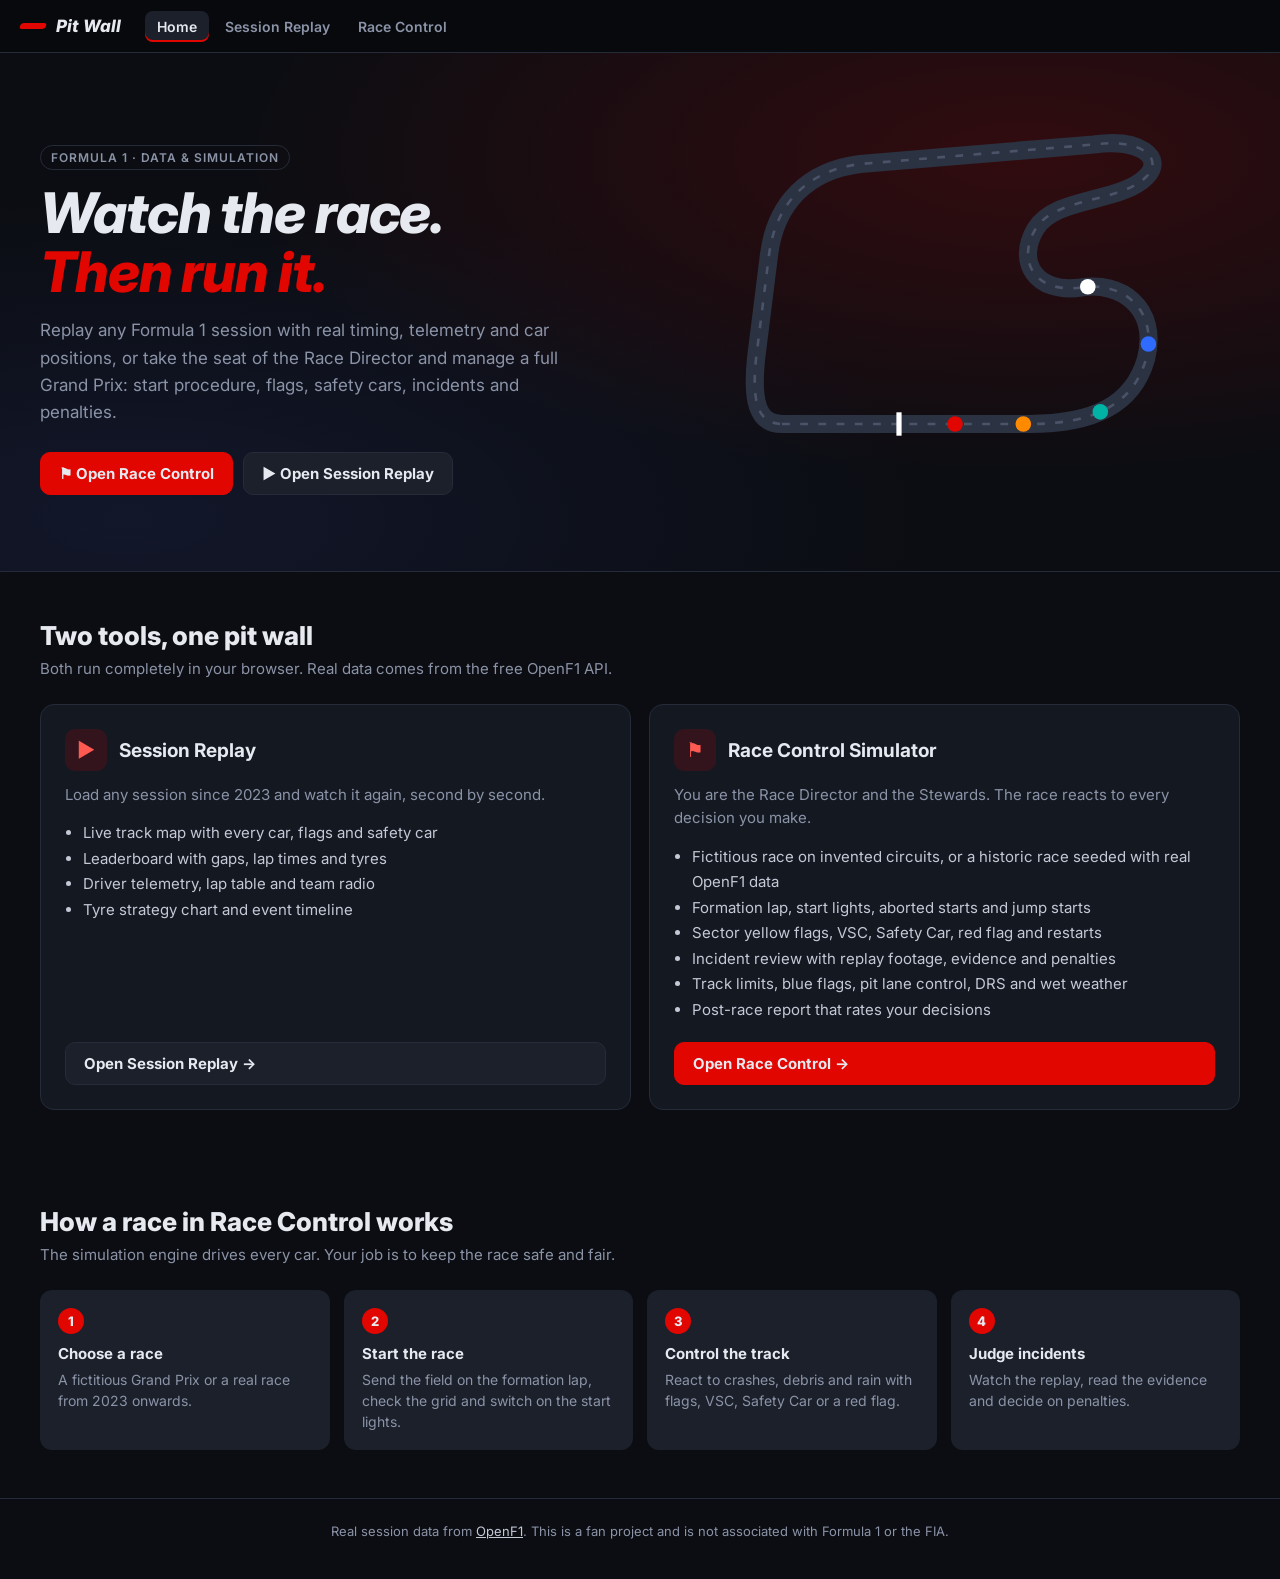
<file: index.html>
<!DOCTYPE html>
<html lang="en">
<head>
  <meta charset="UTF-8">
  <meta name="viewport" content="width=device-width, initial-scale=1.0">
  <title>Pit Wall · F1 Replay &amp; Race Control</title>
  <link rel="preconnect" href="https://fonts.googleapis.com">
  <link href="https://fonts.googleapis.com/css2?family=Inter:wght@400;500;600;700;800&display=swap" rel="stylesheet">
  <link rel="stylesheet" href="site.css">
  <script src="perf.js"></script> <!-- ?perf=1: performance overlay -->
</head>
<body class="home">

  <!-- ================= NAVIGATION (the same on every page) ================= -->
  <nav class="site-nav">
    <a class="site-brand" href="index.html"><span class="site-stripe"></span>Pit Wall</a>
    <div class="site-links">
      <a href="index.html" class="active">Home</a>
      <a href="replay.html">Session Replay</a>
      <a href="race-control/index.html">Race Control</a>
    </div>
  </nav>

  <!-- ================= HERO ================= -->
  <header class="hero">
    <div class="hero-inner">
      <div>
        <span class="eyebrow">Formula 1 · Data &amp; Simulation</span>
        <h1>Watch the race.<br><span>Then run it.</span></h1>
        <p>
          Replay any Formula 1 session with real timing, telemetry and car positions,
          or take the seat of the Race Director and manage a full Grand Prix:
          start procedure, flags, safety cars, incidents and penalties.
        </p>
        <div class="hero-buttons">
          <a class="btn btn-primary" href="race-control/index.html">⚑ Open Race Control</a>
          <a class="btn" href="replay.html">▶ Open Session Replay</a>
        </div>
      </div>

      <!-- A small animated circuit. The coloured dots drive along the path. -->
      <svg class="hero-track" viewBox="0 0 400 300" aria-hidden="true">
        <path id="heroPath" class="tarmac"
              d="M60,230 L250,230 C300,230 330,215 340,180 C350,140 320,120 290,125
                 C255,130 240,105 255,80 C270,55 320,60 340,40 C355,25 335,10 300,15
                 L120,30 C80,35 55,60 50,100 L40,180 C37,210 40,230 60,230 Z"/>
        <path class="line"
              d="M60,230 L250,230 C300,230 330,215 340,180 C350,140 320,120 290,125
                 C255,130 240,105 255,80 C270,55 320,60 340,40 C355,25 335,10 300,15
                 L120,30 C80,35 55,60 50,100 L40,180 C37,210 40,230 60,230 Z"/>
        <rect x="148" y="221" width="4" height="18" fill="#ffffff"/>
        <circle r="6" fill="#e10600"><animateMotion dur="9s" repeatCount="indefinite"><mpath href="#heroPath"/></animateMotion></circle>
        <circle r="6" fill="#ff8a00"><animateMotion dur="9.3s" begin="-0.5s" repeatCount="indefinite"><mpath href="#heroPath"/></animateMotion></circle>
        <circle r="6" fill="#00b3a4"><animateMotion dur="9.6s" begin="-1.1s" repeatCount="indefinite"><mpath href="#heroPath"/></animateMotion></circle>
        <circle r="6" fill="#2f6bff"><animateMotion dur="9.9s" begin="-1.8s" repeatCount="indefinite"><mpath href="#heroPath"/></animateMotion></circle>
        <circle r="6" fill="#ffffff"><animateMotion dur="10.2s" begin="-2.6s" repeatCount="indefinite"><mpath href="#heroPath"/></animateMotion></circle>
      </svg>
    </div>
  </header>

  <!-- ================= THE TWO TOOLS ================= -->
  <section class="section">
    <h2>Two tools, one pit wall</h2>
    <p>Both run completely in your browser. Real data comes from the free OpenF1 API.</p>

    <div class="feature-grid">
      <article class="feature">
        <div class="feature-head">
          <div class="feature-icon">▶</div>
          <h3>Session Replay</h3>
        </div>
        <p>Load any session since 2023 and watch it again, second by second.</p>
        <ul>
          <li>Live track map with every car, flags and safety car</li>
          <li>Leaderboard with gaps, lap times and tyres</li>
          <li>Driver telemetry, lap table and team radio</li>
          <li>Tyre strategy chart and event timeline</li>
        </ul>
        <a class="btn" href="replay.html">Open Session Replay →</a>
      </article>

      <article class="feature">
        <div class="feature-head">
          <div class="feature-icon">⚑</div>
          <h3>Race Control Simulator</h3>
        </div>
        <p>You are the Race Director and the Stewards. The race reacts to every decision you make.</p>
        <ul>
          <li>Fictitious race on invented circuits, or a historic race seeded with real OpenF1 data</li>
          <li>Formation lap, start lights, aborted starts and jump starts</li>
          <li>Sector yellow flags, VSC, Safety Car, red flag and restarts</li>
          <li>Incident review with replay footage, evidence and penalties</li>
          <li>Track limits, blue flags, pit lane control, DRS and wet weather</li>
          <li>Post-race report that rates your decisions</li>
        </ul>
        <a class="btn btn-primary" href="race-control/index.html">Open Race Control →</a>
      </article>
    </div>
  </section>

  <!-- ================= HOW RACE CONTROL WORKS ================= -->
  <section class="section">
    <h2>How a race in Race Control works</h2>
    <p>The simulation engine drives every car. Your job is to keep the race safe and fair.</p>
    <div class="steps">
      <div class="step"><div class="step-number">1</div><b>Choose a race</b><span>A fictitious Grand Prix or a real race from 2023 onwards.</span></div>
      <div class="step"><div class="step-number">2</div><b>Start the race</b><span>Send the field on the formation lap, check the grid and switch on the start lights.</span></div>
      <div class="step"><div class="step-number">3</div><b>Control the track</b><span>React to crashes, debris and rain with flags, VSC, Safety Car or a red flag.</span></div>
      <div class="step"><div class="step-number">4</div><b>Judge incidents</b><span>Watch the replay, read the evidence and decide on penalties.</span></div>
    </div>
  </section>

  <footer class="site-footer">
    Real session data from <a href="https://openf1.org" target="_blank" rel="noopener">OpenF1</a>.
    This is a fan project and is not associated with Formula 1 or the FIA.
  </footer>

</body>
</html>
</file>
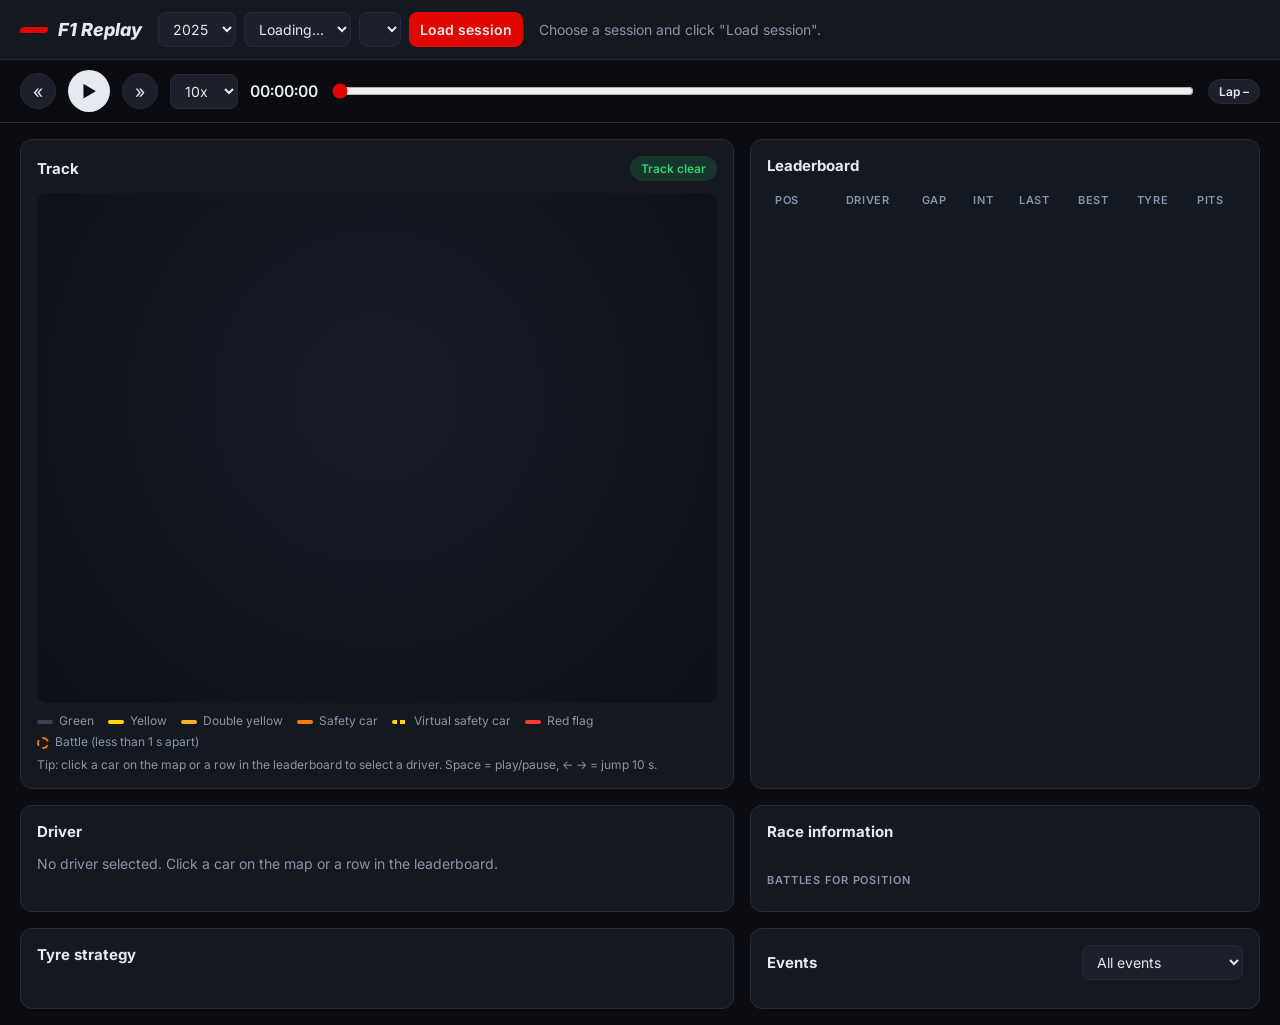
<file: f1-replay/index.html>
<!DOCTYPE html>
<html lang="en">
<head>
  <meta charset="UTF-8">
  <meta name="viewport" content="width=device-width, initial-scale=1.0">
  <title>F1 Session Replay</title>
  <!-- A modern font from Google Fonts -->
  <link rel="preconnect" href="https://fonts.googleapis.com">
  <link href="https://fonts.googleapis.com/css2?family=Inter:wght@400;500;600;700;800&display=swap" rel="stylesheet">
  <link rel="stylesheet" href="style.css">
  <script src="../perf.js"></script> <!-- ?perf=1: performance overlay -->
</head>
<body>

  <!-- ================= TOP BAR: choose a session ================= -->
  <header class="topbar">
    <div class="brand"><span class="brand-stripe"></span>F1 Replay</div>

    <div class="pickers">
      <select id="yearSelect" title="Year">
        <option>2023</option>
        <option>2024</option>
        <option selected>2025</option>
        <option>2026</option>
      </select>
      <select id="meetingSelect" title="Grand Prix"></select>
      <select id="sessionSelect" title="Session"></select>
      <button id="loadButton" class="button-primary">Load session</button>
    </div>

    <span id="status" class="muted">Choose a session and click "Load session".</span>
  </header>

  <!-- ================= REPLAY CONTROLS (stay on top when scrolling) ================= -->
  <section class="controls">
    <button id="backButton" class="button-round" title="Back 30 seconds">«</button>
    <button id="playButton" class="button-play" title="Play / pause (space bar)">▶</button>
    <button id="forwardButton" class="button-round" title="Forward 30 seconds">»</button>

    <select id="speedSelect" title="Replay speed">
      <option value="1">1x</option>
      <option value="2">2x</option>
      <option value="5">5x</option>
      <option value="10" selected>10x</option>
      <option value="20">20x</option>
    </select>

    <span id="clock" class="mono">00:00:00</span>
    <input type="range" id="timeSlider" min="0" max="100" value="0">
    <span id="lapLabel" class="pill">Lap –</span>
  </section>

  <!-- ================= MAIN GRID ================= -->
  <main class="grid">

    <!-- Track map -->
    <section class="card">
      <div class="card-head">
        <h2 id="sessionTitle">Track</h2>
        <span id="trackStatus" class="pill status-green">Track clear</span>
      </div>
      <canvas id="trackCanvas"></canvas>
      <div class="legend">
        <span><i style="background:#3b4252"></i>Green</span>
        <span><i style="background:#ffd60a"></i>Yellow</span>
        <span><i style="background:#ffb020"></i>Double yellow</span>
        <span><i style="background:#ff7a00"></i>Safety car</span>
        <span><i class="dashed"></i>Virtual safety car</span>
        <span><i style="background:#ff3b30"></i>Red flag</span>
        <span><i class="ring"></i>Battle (less than 1 s apart)</span>
      </div>
      <p class="hint">Tip: click a car on the map or a row in the leaderboard to select a driver. Space = play/pause, ← → = jump 10 s.</p>
    </section>

    <!-- Leaderboard -->
    <section class="card">
      <div class="card-head"><h2>Leaderboard</h2></div>
      <div class="table-wrap">
        <table id="leaderboard">
          <thead>
            <tr>
              <th>Pos</th><th></th><th>Driver</th><th>Gap</th><th>Int</th>
              <th>Last</th><th>Best</th><th>Tyre</th><th>Pits</th>
            </tr>
          </thead>
          <tbody></tbody>
        </table>
      </div>
    </section>

    <!-- Selected driver -->
    <section class="card" id="driverCard">
      <div class="card-head"><h2>Driver</h2></div>

      <p id="driverEmpty" class="muted">No driver selected. Click a car on the map or a row in the leaderboard.</p>

      <div id="driverContent" hidden>
        <div class="driver-top">
          <img id="driverPhoto" alt="">
          <div>
            <div id="driverNumber" class="driver-number"></div>
            <div id="driverName" class="driver-name"></div>
            <div id="driverTeam" class="muted"></div>
          </div>
        </div>

        <div id="driverStats" class="stats"></div>

        <h3>Live telemetry</h3>
        <div class="telemetry">
          <div class="stat"><span>Speed</span><b id="telSpeed">–</b></div>
          <div class="stat"><span>Gear</span><b id="telGear">–</b></div>
          <div class="stat"><span>RPM</span><b id="telRpm">–</b></div>
          <div class="stat"><span>DRS</span><b id="telDrs">–</b></div>
        </div>
        <div class="bar-row"><span>Throttle</span><div class="bar"><div id="telThrottle" class="bar-fill throttle"></div></div></div>
        <div class="bar-row"><span>Brake</span><div class="bar"><div id="telBrake" class="bar-fill brake"></div></div></div>

        <h3>Lap times</h3>
        <div class="table-wrap small">
          <table id="lapTable">
            <thead>
              <tr><th>Lap</th><th>Tyre</th><th>S1</th><th>S2</th><th>S3</th><th>Lap time</th></tr>
            </thead>
            <tbody></tbody>
          </table>
        </div>

        <h3>Team radio</h3>
        <ul id="radioList" class="radio-list"></ul>
      </div>
    </section>

    <!-- Race information -->
    <section class="card">
      <div class="card-head"><h2>Race information</h2></div>
      <div id="raceStats" class="stats"></div>
      <h3>Battles for position</h3>
      <ul id="battleList" class="battle-list"></ul>
    </section>

    <!-- Tyre strategy -->
    <section class="card">
      <div class="card-head"><h2>Tyre strategy</h2></div>
      <div id="strategy"></div>
    </section>

    <!-- Events -->
    <section class="card">
      <div class="card-head">
        <h2>Events</h2>
        <select id="eventFilter">
          <option value="all">All events</option>
          <option value="overtake">Overtakes</option>
          <option value="pit">Pit stops</option>
          <option value="flag">Flags &amp; safety car</option>
          <option value="control">Other race control</option>
        </select>
      </div>
      <ul id="events"></ul>
    </section>

  </main>

  <!-- The JavaScript is split into small files. The order matters! -->
  <script src="js/data.js"></script>    <!-- helpers + downloading data -->
  <script src="js/race.js"></script>    <!-- questions about the race "right now" -->
  <script src="js/track.js"></script>   <!-- drawing the track map -->
  <script src="js/panels.js"></script>  <!-- leaderboard, driver, info, strategy, events -->
  <script src="js/main.js"></script>    <!-- buttons, slider and the replay loop -->
</body>
</html>
</file>
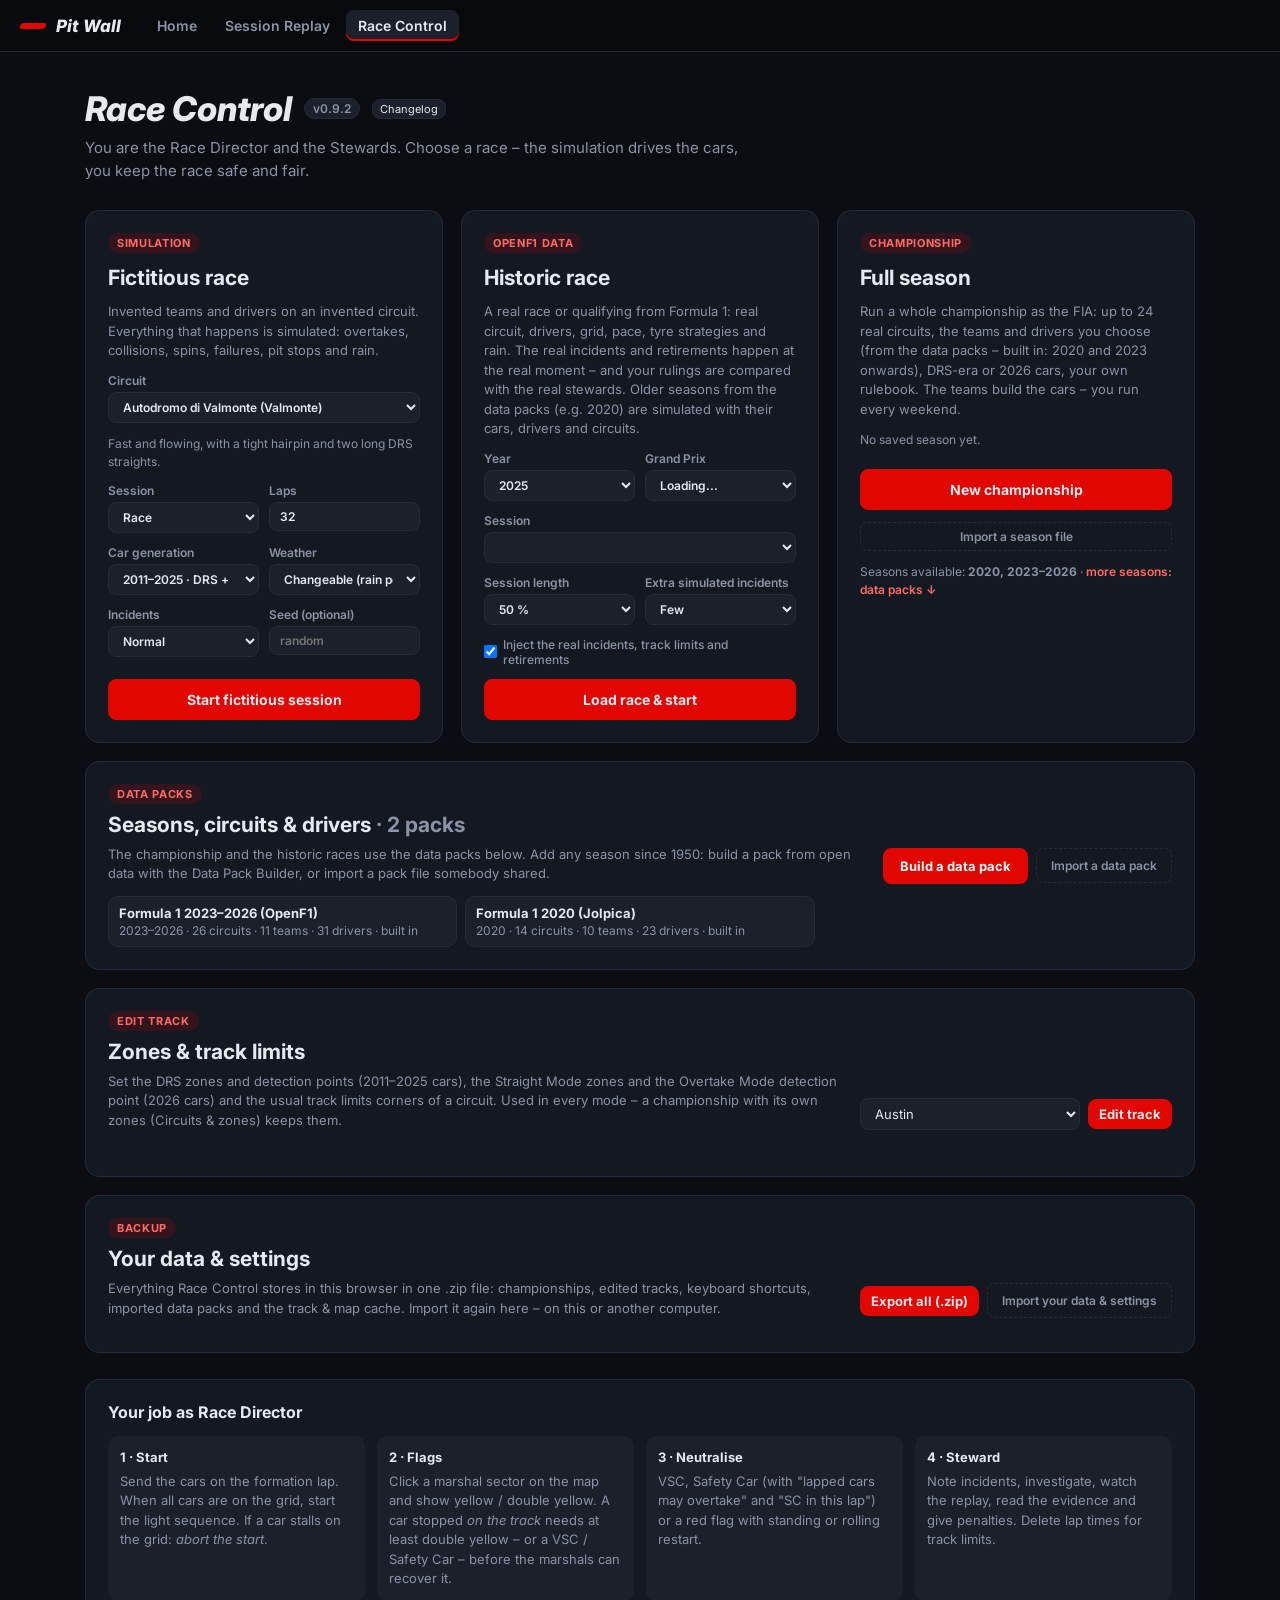
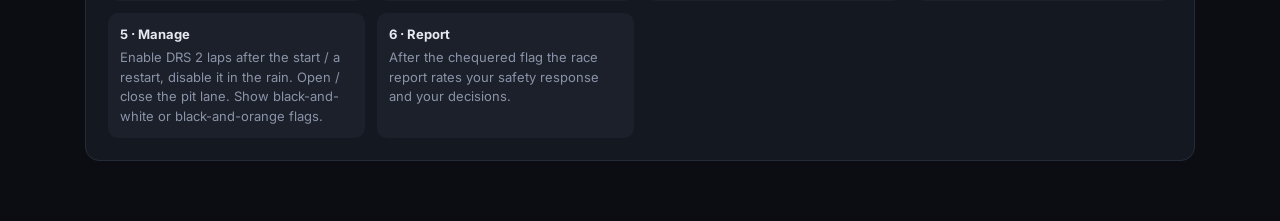
<file: race-control/index.html>
<!DOCTYPE html>
<html lang="en">
<head>
  <meta charset="UTF-8">
  <meta name="viewport" content="width=device-width, initial-scale=1.0">
  <title>Race Control · Pit Wall</title>
  <link rel="preconnect" href="https://fonts.googleapis.com">
  <link href="https://fonts.googleapis.com/css2?family=Inter:wght@400;500;600;700;800&display=swap" rel="stylesheet">
  <link rel="stylesheet" href="../site.css">
  <link rel="stylesheet" href="rc.css">
  <script src="../perf.js"></script> <!-- ?perf=1: keeps the parameter on the links (own detailed overlay in main.js) -->
</head>
<body class="rc" data-own-perf="1">

  <nav class="site-nav">
    <a class="site-brand" href="../index.html"><span class="site-stripe"></span>Pit Wall</a>
    <div class="site-links">
      <a href="../index.html">Home</a>
      <a href="../replay.html">Session Replay</a>
      <a href="index.html" class="active">Race Control</a>
    </div>
  </nav>

  <!-- ================= 1. CHOOSE A RACE ================= -->
  <section id="setupScreen" class="setup">
    <div class="setup-head">
      <div class="setup-title">
        <h1>Race Control</h1>
        <span id="appVersion" class="version-tag"></span>
        <button id="changelogBtn" class="small-btn">Changelog</button>
      </div>
      <p>You are the Race Director and the Stewards. Choose a race – the simulation drives the cars, you keep the race safe and fair.</p>
    </div>

    <div class="setup-grid">
      <!-- Fictitious race -->
      <article class="setup-card">
        <span class="setup-tag">Simulation</span>
        <h2>Fictitious race</h2>
        <p class="muted">Invented teams and drivers on an invented circuit. Everything that happens is simulated: overtakes, collisions, spins, failures, pit stops and rain.</p>

        <label>Circuit
          <select id="fCircuit"></select>
        </label>
        <p id="fCircuitInfo" class="muted small"></p>

        <div class="form-row">
          <label>Session
            <select id="fSession">
              <option value="RACE" selected>Race</option>
              <option value="QUALI">Qualifying (Q1 / Q2 / Q3)</option>
              <option value="SPRINT_QUALI">Sprint qualifying (SQ1 / SQ2 / SQ3)</option>
            </select>
          </label>
          <label id="fQualiLengthLabel" hidden>Session length
            <select id="fQualiLength">
              <option value="1" selected>Full (18 / 15 / 12 min)</option>
              <option value="0.5">Short (half the time)</option>
            </select>
          </label>
          <label id="fLapsLabel">Laps
            <input id="fLaps" type="number" min="5" max="80" value="32">
          </label>
        </div>
        <div class="form-row">
          <label>Car generation
            <select id="fRegs">
              <option value="GE2023">2011–2025 · DRS + non hybrid</option>
              <option value="GEN2026">2026 · active aero + Overtake Mode</option>
            </select>
          </label>
          <label>Weather
            <select id="fWeather">
              <option value="dry">Dry</option>
              <option value="changeable" selected>Changeable (rain possible)</option>
              <option value="wet">Wet start</option>
            </select>
          </label>
        </div>
        <div class="form-row">
          <label>Incidents
            <select id="fLevel">
              <option value="0.5">Few</option>
              <option value="1" selected>Normal</option>
              <option value="1.6">Many</option>
              <option value="2.5">Chaos</option>
            </select>
          </label>
          <label>Seed (optional)
            <input id="fSeed" type="number" placeholder="random">
          </label>
        </div>
        <button id="startFictional" class="button-primary big start-btn">Start fictitious session</button>
      </article>

      <!-- Historic race -->
      <article class="setup-card">
        <span class="setup-tag">OpenF1 data</span>
        <h2>Historic race</h2>
        <p class="muted">A real race or qualifying from Formula 1: real circuit, drivers, grid, pace, tyre strategies and rain. The real incidents and retirements happen at the real moment – and your rulings are compared with the real stewards. Older seasons from the data packs (e.g. 2020) are simulated with their cars, drivers and circuits.</p>

        <div class="form-row">
          <label>Year
            <select id="hYear">
              <option selected>2025</option>
            </select>
          </label>
          <label>Grand Prix
            <select id="hMeeting"><option>Loading...</option></select>
          </label>
        </div>
        <label>Session
          <select id="hSession"></select>
        </label>
        <div class="form-row">
          <label>Session length
            <select id="hDistance">
              <option value="1">Full distance</option>
              <option value="0.5" selected>50 %</option>
              <option value="0.25">25 %</option>
            </select>
          </label>
          <label>Extra simulated incidents
            <select id="hLevel">
              <option value="0.25">Very few</option>
              <option value="0.6" selected>Few</option>
              <option value="1">Normal</option>
            </select>
          </label>
        </div>
        <label class="check"><input type="checkbox" id="hReal" checked> Inject the real incidents, track limits and retirements</label>
        <p id="hStatus" class="muted small status-line"></p>
        <button id="startHistoric" class="button-primary big start-btn">Load race &amp; start</button>
      </article>

      <!-- Championship -->
      <article class="setup-card">
        <span class="setup-tag">Championship</span>
        <h2>Full season</h2>
        <p class="muted">Run a whole championship as the FIA: up to 24 real circuits, the teams and drivers you choose (from the data packs – built in: 2020 and 2023 onwards), DRS-era or 2026 cars, your own rulebook. The teams build the cars – you run every weekend.</p>
        <div id="seasonList" class="season-list"></div>
        <button id="newSeason" class="button-primary big">New championship</button>
        <label class="file-btn">Import a season file<input id="importSeason" type="file" accept=".json,application/json"></label>
        <p class="muted small">Seasons available: <b id="packYears"></b> · <a href="#dataPacks" class="inline-link">more seasons: data packs ↓</a></p>
      </article>
    </div>

    <!-- Data packs: circuits, teams and drivers of other seasons -->
    <section id="dataPacks" class="setup-card packs-card">
      <div class="packs-head">
        <div>
          <span class="setup-tag">Data packs</span>
          <h2>Seasons, circuits &amp; drivers <span id="packCount" class="muted"></span></h2>
          <p class="muted">The championship and the historic races use the data packs below. Add any season since 1950:
            build a pack from open data with the Data Pack Builder, or import a pack file somebody shared.</p>
        </div>
        <div class="packs-actions">
          <a class="button-link button-primary" href="tools/pack-builder.html">Build a data pack</a>
          <label class="file-btn">Import a data pack<input id="importPack" type="file" accept=".json,application/json"></label>
        </div>
      </div>
      <div id="packList" class="packs-list"></div>
    </section>

    <!-- Edit track: DRS / Straight Mode zones, detection points, track limits corners (track-editor.js) -->
    <section id="trackEditorBox" class="setup-card packs-card">
      <div class="packs-head">
        <div>
          <span class="setup-tag">Edit track</span>
          <h2>Zones &amp; track limits</h2>
          <p class="muted">Set the DRS zones and detection points (2011–2025 cars), the Straight Mode zones and the Overtake Mode detection point (2026 cars) and the usual track limits corners of a circuit. Used in every mode – a championship with its own zones (Circuits &amp; zones) keeps them.</p>
        </div>
        <div class="packs-actions te-pick">
          <select id="teCircuit"></select>
          <button id="teOpen" class="button-primary">Edit track</button>
        </div>
      </div>
      <p id="teStatus" class="muted small"></p>
      <div id="teArea"></div>
    </section>

    <!-- Your data & settings: everything of this browser as one .zip (backup.js) -->
    <section id="backupBox" class="setup-card packs-card">
      <div class="packs-head">
        <div>
          <span class="setup-tag">Backup</span>
          <h2>Your data &amp; settings</h2>
          <p class="muted">Everything Race Control stores in this browser in one .zip file: championships, edited tracks, keyboard shortcuts, imported data packs and the track &amp; map cache. Import it again here – on this or another computer.</p>
        </div>
        <div class="packs-actions">
          <button id="exportAll" class="button-primary">Export all (.zip)</button>
          <label class="file-btn">Import your data &amp; settings<input id="importAll" type="file" accept=".zip,application/zip"></label>
        </div>
      </div>
      <p id="backupStatus" class="muted small"></p>
    </section>

    <div class="setup-help">
      <h3>Your job as Race Director</h3>
      <div class="help-grid">
        <div><b>1 · Start</b><span>Send the cars on the formation lap. When all cars are on the grid, start the light sequence. If a car stalls on the grid: <i>abort the start</i>.</span></div>
        <div><b>2 · Flags</b><span>Click a marshal sector on the map and show yellow / double yellow. A car stopped <i>on the track</i> needs at least double yellow – or a VSC / Safety Car – before the marshals can recover it.</span></div>
        <div><b>3 · Neutralise</b><span>VSC, Safety Car (with "lapped cars may overtake" and "SC in this lap") or a red flag with standing or rolling restart.</span></div>
        <div><b>4 · Steward</b><span>Note incidents, investigate, watch the replay, read the evidence and give penalties. Delete lap times for track limits.</span></div>
        <div><b>5 · Manage</b><span>Enable DRS 2 laps after the start / a restart, disable it in the rain. Open / close the pit lane. Show black-and-white or black-and-orange flags.</span></div>
        <div><b>6 · Report</b><span>After the chequered flag the race report rates your safety response and your decisions.</span></div>
      </div>
    </div>
  </section>

  <!-- ================= 1b. THE CHAMPIONSHIP ================= -->
  <section id="seasonScreen" class="setup season" hidden>
    <div class="season-head">
      <button data-season-back="1">← Race Control</button>
      <div>
        <h1 id="seasonTitle">Championship</h1>
        <p id="seasonSub" class="muted"></p>
      </div>
    </div>
    <nav id="seasonSteps" class="season-steps"></nav>
    <div id="seasonBody" class="season-body"></div>
    <div id="seasonFoot" class="season-foot"></div>
  </section>

  <!-- ================= 2. THE RACE CONTROL ROOM ================= -->
  <section id="app" hidden>
    <header class="rc-top">
      <div class="rc-title">
        <b id="raceTitle">Race</b>
        <span id="raceSub" class="muted"></span>
      </div>
      <div class="rc-clock">
        <span id="lapCounter" class="lap-counter">LAP – / –</span>
        <span id="raceClock" class="mono">PRE-RACE</span>
        <span id="dayClock" class="muted mono"></span>
      </div>
      <span id="statusPill" class="pill status-green">TRACK CLEAR</span>
      <div id="weatherBox" class="weather-box"></div>
      <div class="sim-controls">
        <button id="pauseBtn" class="icon-btn" title="Pause / continue (space bar)" aria-label="Pause or continue">❚❚</button>
        <div id="speedBtns" class="seg">
          <button data-speed="1" class="active">1×</button>
          <button data-speed="2">2×</button>
          <button data-speed="4">4×</button>
          <button data-speed="8">8×</button>
          <button data-speed="16">16×</button>
          <button data-speed="32">32×</button>
        </div>
        <label class="check small" title="Switch back to 1× speed when something dangerous happens"><input type="checkbox" id="autoSlow" checked> Auto 1× on danger</label>
      </div>
      <button id="keysBtn" class="icon-btn" title="Keyboard shortcuts (?)" aria-label="Keyboard shortcuts">⌨</button>
      <button id="reportBtn">Race report</button>
      <button id="seasonRcBtn" hidden title="Back to the championship without saving this session">Championship</button>
    </header>

    <main class="rc-grid">
      <!-- Timing -->
      <section class="panel tower-panel">
        <div class="panel-head">
          <h2>Timing</h2>
          <div class="seg" id="gapMode">
            <button data-mode="leader" class="active">Gap</button>
            <button data-mode="interval">Interval</button>
          </div>
        </div>
        <div class="tower-wrap">
          <table id="tower">
            <thead>
              <tr><th>P</th><th>Driver</th><th>Gap</th><th>Last lap</th><th>Tyre</th><th>Pit</th><th></th></tr>
            </thead>
            <tbody></tbody>
          </table>
        </div>
        <div id="carPanel" class="car-panel">
          <p class="muted small">Click a driver in the timing list or a car on the map.</p>
        </div>
      </section>

      <!-- Map and Race Director console -->
      <section class="panel map-panel">
        <div class="map-wrap">
          <canvas id="map"></canvas>
          <div id="lights" class="lights" hidden>
            <span></span><span></span><span></span><span></span><span></span>
          </div>
          <div class="map-legend">
            <span><i style="background:#ffd60a"></i>Yellow</span>
            <span><i style="background:#ffb020"></i>Double yellow</span>
            <span><i class="striped"></i>Slippery</span>
            <span><i style="background:#3d8bff"></i>Rain</span>
            <span><i style="background:#ff7a00"></i>SC</span>
            <span><i class="dashed"></i>VSC</span>
            <span id="aidLegend"><i style="background:#2fd36b"></i>DRS zone</span>
            <span><i class="ring"></i>Blue flag</span>
          </div>
        </div>

        <!-- Race Director console, grouped by purpose:
             start + pit lane | neutralisation + red flag & end of session | marshal sector + recovery -->
        <div class="console">
          <div class="console-col c-left">
          <div class="console-group cg-start">
            <h3 id="startGroupTitle">Start procedure</h3>
            <div class="btn-grid cols-3">
              <button data-action="formation" class="race-only">Formation lap</button>
              <button data-action="sequence" class="go race-only">Start lights</button>
              <button data-action="abort" class="warn race-only">Abort start</button>
              <button data-action="startSC" class="race-only">Start behind SC</button>
              <button data-action="delayStart" class="race-only" title="Weather or track not ready: hold the start">Delay start</button>
              <button data-action="segment" id="segmentBtn" class="go quali-only span-2">Start Q1 (green light)</button>
              <button data-action="eventNotes" id="eventNotesBtn" title="Before the session: track limits corners, pit lane speed limit and notes for the teams">Event notes…</button>
            </div>
          </div>
          <div class="console-group cg-pit">
            <h3 id="aidGroupTitle">Pit lane, DRS &amp; conditions</h3>
            <div class="btn-grid cols-2">
              <button data-action="pitEntry" id="pitEntryBtn">Pit entry: open</button>
              <button data-action="pitExit" id="pitExitBtn">Pit exit: open</button>
              <button data-action="drs" id="drsBtn">DRS: disabled</button>
              <button data-action="wet">Declare wet race</button>              <button data-action="straight" id="straightBtn" class="gen2026-only" title="Active aero: low-drag wings on the straights for all cars">Straight Mode: active</button>
              <button data-action="straightZone" id="straightZoneBtn" class="gen2026-only" title="Switch the Straight Mode zone in the selected marshal sector on or off">Straight zone: –</button>
              <button data-action="maxDelta" id="maxDeltaBtn" class="quali-only span-2" title="Maximum delta time for out laps and in laps">Max delta time: in force</button>
            </div>
          </div>
          </div>

          <div class="console-col c-mid">
          <div class="console-group cg-neutral race-only">
            <h3>Neutralisation</h3>
            <div class="btn-grid cols-3">
              <button data-action="vsc" class="yellow">VSC</button>
              <button data-action="endVsc">VSC ending</button>
              <button data-action="lapped" title="Lapped cars may overtake the field and the Safety Car">Lapped cars may overtake</button>
              <button data-action="sc" class="orange">Safety Car</button>
              <button data-action="scIn">SC in this lap</button>
              <button data-action="scStanding" title="The Safety Car comes in at the end of this lap – the cars line up on the grid in race order for a standing start (e.g. after a start behind the Safety Car in the rain)">SC in: standing start</button>
            </div>
          </div>
          <div class="console-group cg-red">
            <h3>Red flag &amp; end of session</h3>
            <div class="btn-grid cols-3">
              <button data-action="red" class="red">RED FLAG</button>
              <button data-action="resumeStanding" id="resumeBtn">Resume: standing start</button>
              <button data-action="resumeRolling" class="race-only">Resume: behind SC</button>
              <button data-action="skip" title="Let 5 minutes pass (before the start or during a suspension)">Wait 5 min</button>
              <button data-action="shorten" class="race-only" title="Show the chequered flag at the end of the current lap">Chequered at end of lap</button>
              <button data-action="abandon" class="danger-btn" title="The session will not be resumed – classification by count-back">Abandon session</button>
            </div>
          </div>
          </div>

          <div class="console-col c-right">
          <!-- marshal sectors and the recovery of obstacles belong together -->
          <div class="console-group cg-sector">
            <h3>Marshal sector <span id="selSectorLabel" class="sector-label">– click or drag on the map</span></h3>
            <div class="btn-grid cols-3">
              <button data-action="yellow" class="yellow">Yellow</button>
              <button data-action="double" class="double">Double yellow</button>
              <button data-action="clear" class="go">Clear</button>
              <button data-action="slippery" class="slippery">Slippery surface</button>
              <button data-action="rain" class="rain" title="The rain symbol on the flag panels of the selected sector(s) – without a selected sector: the whole track (on, or off everywhere)">Rain</button>
              <button data-action="clearAll">Clear all sectors</button>
            </div>
            <label class="check small console-check"><input type="checkbox" id="autoYellow" checked> Marshals show local yellows automatically</label>
            <label class="check small console-check" title="A marshal post shows the rain signal when it rains in its sector and takes it back when the rain has stopped"><input type="checkbox" id="autoRain" checked> Marshals show the rain signal automatically</label>
            <label class="check small console-check" title="The recovery crews (marshals, recovery vehicle, crane, medical car) are sent without you"><input type="checkbox" id="autoRecovery"> Send recovery crews automatically</label>
            <h3 class="sub-head">On track – recovery</h3>
            <ul id="trackJobs" class="jobs"></ul>
          </div>
          </div>
        </div>
      </section>

      <!-- Incidents, alerts and messages -->
      <section class="panel side-panel">
        <div class="tabs" id="sideTabs">
          <button data-tab="incidents" class="active">Incidents <span id="cntInc" class="count"></span></button>
          <button data-tab="limits">Track limits <span id="cntTl" class="count"></span></button>
          <button data-tab="penalties">Penalties</button>
          <button data-tab="radio">Radio <span id="cntRadio" class="count"></span></button>
        </div>
        <div class="tab-body" id="tabIncidents"></div>
        <div class="tab-body" id="tabLimits" hidden></div>
        <div class="tab-body" id="tabPenalties" hidden></div>
        <div class="tab-body" id="tabRadio" hidden></div>

        <div class="panel-head"><h2>Marshals &amp; systems</h2></div>
        <ul id="alerts" class="feed"></ul>

        <div class="panel-head">
          <h2>Race control messages</h2>
          <label class="check small"><input type="checkbox" id="showBlue"> blue flags</label>
        </div>
        <form id="messageForm" class="message-form">
          <input id="messageInput" type="text" maxlength="120" aria-label="Message to all teams" placeholder="Message to all teams, e.g. TRACK LIMITS AT TURN 4 WILL BE MONITORED">
          <button type="submit">Send</button>
        </form>
        <ul id="messages" class="feed"></ul>
      </section>
    </main>
  </section>

  <!-- pop-up window (incident review, race report ...) -->
  <div id="modal" class="modal" role="dialog" aria-modal="true" hidden>
    <div id="modalBox" class="modal-box"></div>
  </div>
  <div id="toast" class="toast" hidden></div>

  <!-- The order of the scripts matters -->
  <!-- settings: every value that tunes the simulation, one file per topic (see settings/README.txt) -->
  <script src="settings/simulation.js"></script>
  <script src="settings/cars.js"></script>
  <script src="settings/tyres.js"></script>
  <script src="settings/track.js"></script>
  <script src="settings/pitlane.js"></script>
  <script src="settings/neutralisation.js"></script>
  <script src="settings/incidents.js"></script>
  <script src="settings/marshals.js"></script>
  <script src="settings/weather.js"></script>
  <script src="settings/sessions.js"></script>
  <script src="settings/stewards.js"></script>
  <script src="settings/controls.js"></script>
  <script src="settings/changelog.js"></script>
  <script src="js/util.js"></script>      <!-- helpers -->
  <script src="js/tracks.js"></script>    <!-- circuits and track geometry -->
  <script src="js/grid.js"></script>      <!-- fictional teams, drivers, strategies -->
  <script src="js/engine.js"></script>    <!-- the simulation engine -->
  <script src="js/regs.js"></script>      <!-- car generation: DRS (2023–25) or active aero + battery (2026) -->
  <script src="js/weather.js"></script>   <!-- championship weather: rain cells, wind, lightning, forecast, radar -->
  <script src="js/fia-tools.js"></script> <!-- delay, wait, abandon (count-back), time limits, weather evaluation -->
  <script src="js/qualifying.js"></script> <!-- the qualifying session (Q1, Q2, Q3) -->
  <script src="js/incidents.js"></script> <!-- incidents, marshals, penalties, evaluation -->
  <script src="js/stewards.js"></script>  <!-- stewards' room: precedents, consistency, decision documents, right of review -->
  <script src="js/director.js"></script>  <!-- the Race Director's commands -->
  <script src="js/historic.js"></script>  <!-- loading a real race from OpenF1 -->
  <script src="js/map.js"></script>       <!-- drawing the map and replays -->
  <script src="js/ui.js"></script>        <!-- all panels and pop-ups -->
  <script src="js/data-registry.js"></script>    <!-- data packs: circuits, teams, drivers of any era -->
  <script src="data/core-2023.js"></script>      <!-- built-in pack: real circuits, teams, drivers since 2023 (OpenF1) -->
  <script src="data/season-2020.js"></script>    <!-- built-in pack: the 2020 season (Jolpica + f1-circuits, made with tools/pack-builder.html) -->
  <script src="js/season-data.js"></script>      <!-- circuit character, points, rulebook -->
  <script src="js/season-tracks.js"></script>    <!-- loading / storing the real circuits -->
  <script src="js/season.js"></script>           <!-- the championship state, saving -->
  <script src="js/season-teams.js"></script>     <!-- car and driver ratings -->
  <script src="js/season-cars.js"></script>      <!-- car model, power units, development, money, driver market -->
  <script src="js/season-fia.js"></script>       <!-- FIA desk: protests, nominations, cost cap audit, review, next season -->
  <script src="js/season-weekend.js"></script>   <!-- race weekends, results, points, standings -->
  <script src="js/season-practice.js"></script>  <!-- free practice FP1–FP3: instant simulation, setup confidence, rookie rule -->
  <script src="js/ai-director.js"></script>      <!-- AI Race Director and Stewards (auto-simulation) -->
  <script src="js/season-ui.js"></script>        <!-- championship screens and zone editor -->
  <script src="js/track-editor.js"></script>   <!-- edit track: zones and track limits corners of every circuit -->
  <script src="js/backup.js"></script>         <!-- export / import all data & settings as a .zip -->
  <script src="js/main.js"></script>      <!-- setup screen and the main loop -->
</body>
</html>
</file>
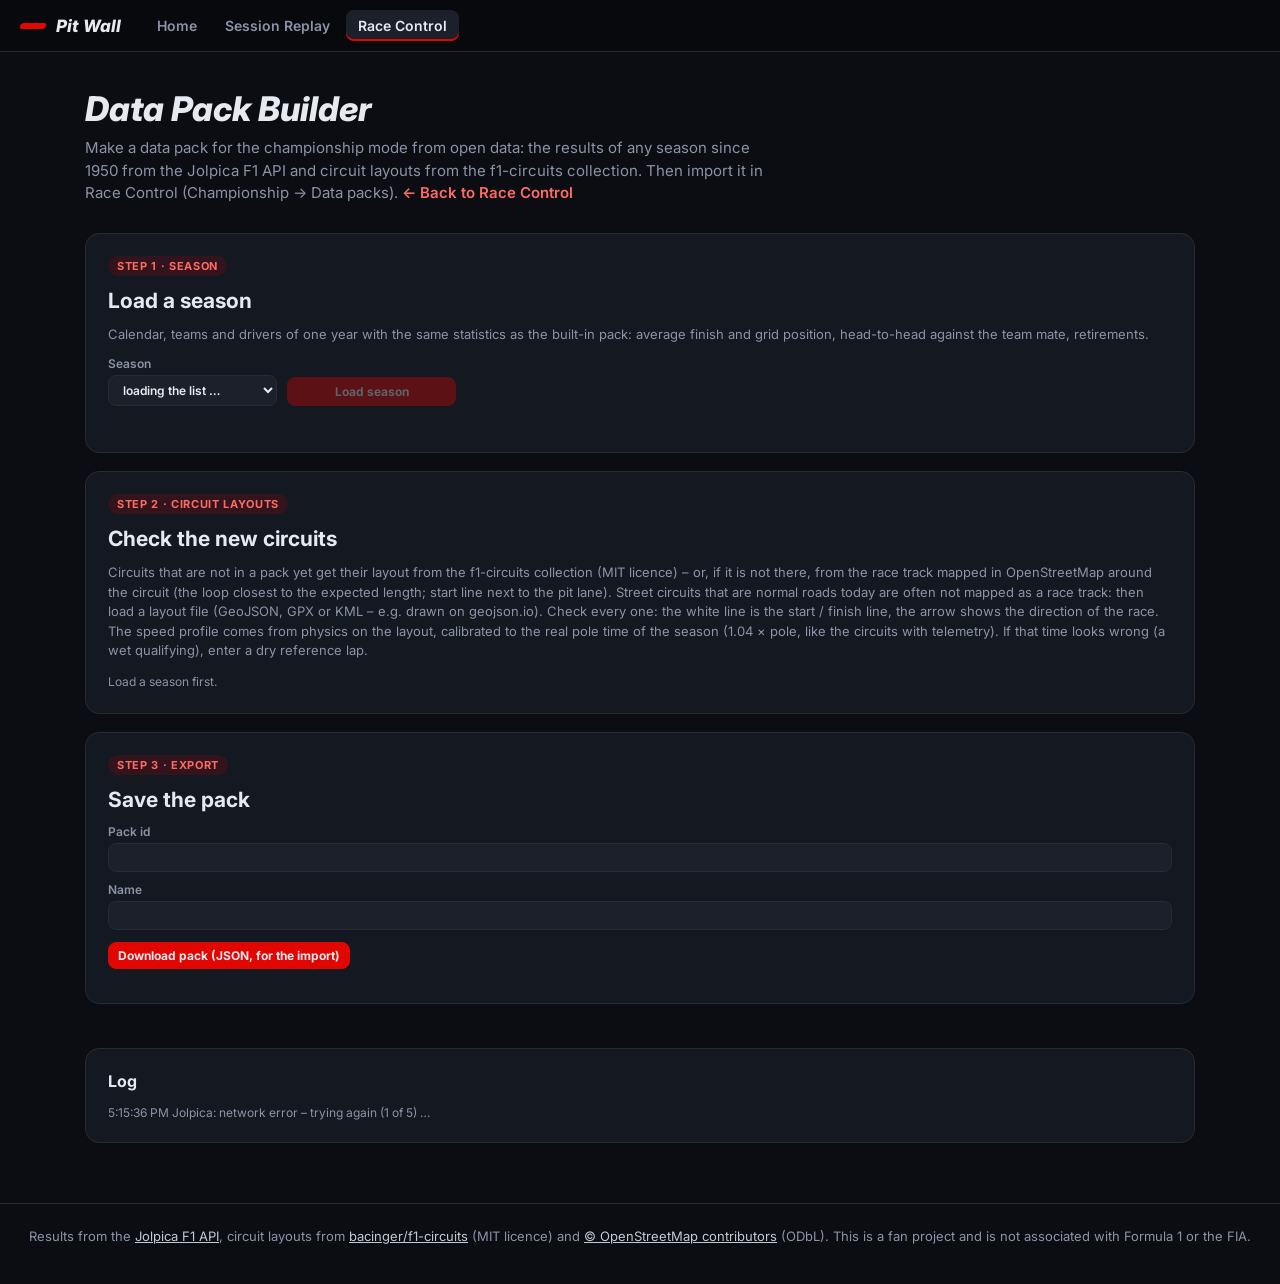
<file: race-control/tools/pack-builder.html>
<!DOCTYPE html>
<html lang="en">
<head>
  <meta charset="UTF-8">
  <meta name="viewport" content="width=device-width, initial-scale=1.0">
  <title>Data Pack Builder · Pit Wall</title>
  <link rel="preconnect" href="https://fonts.googleapis.com">
  <link href="https://fonts.googleapis.com/css2?family=Inter:wght@400;500;600;700;800&display=swap" rel="stylesheet">
  <link rel="stylesheet" href="../../site.css">
  <link rel="stylesheet" href="../rc.css">
  <script src="../../perf.js"></script> <!-- ?perf=1: performance overlay -->
  <style>
    /* only what this page needs on top of rc.css (same colours, same font) */
    .builder-steps { display: flex; flex-direction: column; gap: 18px; }
    .builder-fields { display: grid; grid-template-columns: repeat(auto-fill, minmax(150px, 1fr)); gap: 10px; align-items: end; }
    .builder-fields .wide { grid-column: 1 / -1; } /* the whole row – also when only one column fits */
    .builder-fields button { width: 100%; }
    .builder-scroll { max-height: 340px; overflow: auto; }
    .builder-layout { display: grid; grid-template-columns: 280px minmax(0, 1fr); gap: 18px; align-items: start; }
    .builder-circuits { display: flex; flex-direction: column; gap: 6px; }
    .builder-circuits button {
      display: flex; align-items: center; justify-content: space-between; gap: 8px; width: 100%; padding: 9px 11px; text-align: left;
      border-left: 3px solid var(--border);
    }
    .builder-circuits button span { display: flex; flex-direction: column; gap: 2px; }
    .builder-circuits button.active { background: var(--card-3); border-left-color: var(--accent); }
    .builder-editor { display: flex; flex-direction: column; gap: 12px; min-width: 0; }
    .builder-preview { width: 100%; height: 420px; display: block; background: #0f131b; border: 1px solid var(--border); border-radius: 10px; }
    .builder-sliders { display: grid; grid-template-columns: repeat(auto-fill, minmax(140px, 1fr)); gap: 10px; }
    .builder-sliders input[type=range] { padding: 0; border: 0; background: none; accent-color: var(--accent); }
    .builder-sliders .value { color: var(--text); font-variant-numeric: tabular-nums; }
    .builder-log { display: flex; flex-direction: column; gap: 3px; max-height: 170px; overflow: auto; font-size: 12px; color: var(--muted); }
    .builder-log .ok { color: var(--green); }
    .builder-log .bad { color: #ff8079; }
    .builder-progress { display: flex; align-items: center; gap: 14px; padding: 14px 16px; border: 1px solid var(--accent); border-radius: 10px; background: rgba(225, 6, 0, 0.08); }
    .builder-progress-body { display: flex; flex-direction: column; gap: 6px; flex: 1; min-width: 0; }
    .builder-progress-body b { font-size: 14px; }
    .builder-busy-line { display: flex; align-items: center; gap: 8px; padding: 8px 10px; border-radius: 8px; background: rgba(225, 6, 0, 0.08); color: var(--text); font-weight: 600; font-size: 12px; }
    .builder-spinner { flex-shrink: 0; width: 26px; height: 26px; border: 3px solid var(--card-3); border-top-color: var(--accent); border-radius: 50%; animation: builder-spin 0.8s linear infinite; }
    .builder-spinner.small { width: 14px; height: 14px; border-width: 2px; }
    @keyframes builder-spin { to { transform: rotate(360deg); } }
    .builder-circuits button.loading { border-left-color: var(--accent); background: rgba(225, 6, 0, 0.08); opacity: 1; }
    .builder a { color: #ff6a62; text-decoration: none; font-weight: 600; }
    .builder a:hover { text-decoration: underline; }
    .builder .ok-mark { color: var(--green); font-weight: 700; }
    .builder .bad-mark { color: #ff8079; font-weight: 700; }
    @media (max-width: 860px) { .builder-layout { grid-template-columns: minmax(0, 1fr); } .builder-preview { height: 320px; } }
  </style>
</head>
<body class="rc">

  <nav class="site-nav">
    <a class="site-brand" href="../../index.html"><span class="site-stripe"></span>Pit Wall</a>
    <div class="site-links">
      <a href="../../index.html">Home</a>
      <a href="../../replay.html">Session Replay</a>
      <a href="../index.html" class="active">Race Control</a>
    </div>
  </nav>

  <section class="setup builder">
    <div class="setup-head">
      <h1>Data Pack Builder</h1>
      <p>Make a data pack for the championship mode from open data: the results of any season since 1950 from the
        Jolpica F1 API and circuit layouts from the f1-circuits collection. Then import it in Race Control
        (Championship → Data packs). <a href="../index.html">← Back to Race Control</a></p>
    </div>

    <div class="builder-steps">
      <!-- Step 1 -->
      <article class="setup-card">
        <span class="setup-tag">Step 1 · Season</span>
        <h2>Load a season</h2>
        <p class="muted">Calendar, teams and drivers of one year with the same statistics as the built-in pack:
          average finish and grid position, head-to-head against the team mate, retirements.</p>
        <div class="builder-fields">
          <label>Season <select id="year"><option value="">loading the list …</option></select></label>
          <label>&nbsp;<button id="loadSeason" class="button-primary">Load season</button></label>
        </div>
        <p id="seasonStatus" class="muted small"></p>
        <div id="seasonBusy" class="builder-busy-line" hidden><span class="builder-spinner small"></span><span id="seasonBusyText"></span></div>
        <div id="seasonResult"></div>
      </article>

      <!-- Step 2 -->
      <article class="setup-card">
        <span class="setup-tag">Step 2 · Circuit layouts</span>
        <h2>Check the new circuits</h2>
        <p class="muted">Circuits that are not in a pack yet get their layout from the f1-circuits collection (MIT licence) –
          or, if it is not there, from the race track mapped in OpenStreetMap around the circuit (the loop closest to the
          expected length; start line next to the pit lane). Street circuits that are normal roads today are often not
          mapped as a race track: then load a layout file (GeoJSON, GPX or KML – e.g. drawn on geojson.io).
          Check every one: the white line is the start / finish line,
          the arrow shows the direction of the race.
          The speed profile comes from physics on the layout, calibrated to the real pole time of the season
          (1.04 × pole, like the circuits with telemetry). If that time looks wrong (a wet qualifying), enter a dry reference lap.</p>
        <div id="layoutProgress" class="builder-progress" hidden>
          <span class="builder-spinner"></span>
          <div class="builder-progress-body">
            <b id="layoutProgressText">Loading …</b>
            <div class="progress"><div id="layoutProgressBar"></div></div>
            <span id="layoutProgressSub" class="muted small"></span>
            <span class="muted small">This can take up to a minute for circuits in a city – the page is still working.</span>
          </div>
        </div>
        <div class="builder-layout">
          <div class="builder-circuits" id="circuitList"><p class="muted small">Load a season first.</p></div>
          <div class="builder-editor" id="layoutEditor"></div>
        </div>
      </article>

      <!-- Step 3 -->
      <article class="setup-card">
        <span class="setup-tag">Step 3 · Export</span>
        <h2>Save the pack</h2>
        <div class="builder-fields">
          <label class="wide">Pack id <input type="text" id="packId" value=""></label>
          <label class="wide">Name <input type="text" id="packName" value=""></label>
        </div>
        <div class="btn-row">
          <button id="downloadJson" class="button-primary">Download pack (JSON, for the import)</button>
          <button id="saveProject" hidden>Save into the project (built-in pack)</button>
        </div>
        <p id="exportStatus" class="muted small"></p>
      </article>

      <div class="setup-help">
        <h3>Log</h3>
        <div id="log" class="builder-log"></div>
      </div>
    </div>
  </section>

  <footer class="site-footer">
    Results from the <a href="https://github.com/jolpica/jolpica-f1" target="_blank" rel="noopener">Jolpica F1 API</a>,
    circuit layouts from <a href="https://github.com/bacinger/f1-circuits" target="_blank" rel="noopener">bacinger/f1-circuits</a> (MIT licence)
    and <a href="https://www.openstreetmap.org/copyright" target="_blank" rel="noopener">© OpenStreetMap contributors</a> (ODbL).
    This is a fan project and is not associated with Formula 1 or the FIA.
  </footer>

  <div id="toast" class="toast" hidden></div>

  <script src="../settings/cars.js"></script> <!-- TOP_SPEED for the speed profile -->
  <script src="../js/util.js"></script>
  <script src="../js/tracks.js"></script>
  <script src="../js/data-registry.js"></script>
  <script src="../data/core-2023.js"></script>
  <script src="../data/season-2020.js"></script>
  <script src="pack-builder.js"></script>
</body>
</html>
</file>
<file: site.css>
/* =====================================================================
   site.css
   Styles shared by all pages of the website:
   the navigation bar and the homepage.
   (The replay keeps its own f1-replay/style.css,
    the race control has its own race-control/rc.css.)
   ===================================================================== */
:root {
  --site-bg: #0b0d12;
  --site-card: #141821;
  --site-card-2: #1b202b;
  --site-border: #252b38;
  --site-text: #e6e9ef;
  --site-muted: #8b93a7;
  --site-accent: #e10600;
  --site-nav-height: 52px;
}

/* ---------- Scroll bars (every page): thin, in the colours of the site ---------- */
* {
  scrollbar-width: thin;                                   /* Firefox */
  scrollbar-color: #343b4b transparent;
}
::-webkit-scrollbar { width: 8px; height: 8px; }
::-webkit-scrollbar-track { background: transparent; }
::-webkit-scrollbar-thumb {
  background: #343b4b;
  border-radius: 8px;
  border: 2px solid transparent;
  background-clip: padding-box;
}
::-webkit-scrollbar-thumb:hover { background: var(--site-muted); background-clip: padding-box; }
::-webkit-scrollbar-corner { background: transparent; }

/* ---------- Navigation bar (on every page) ---------- */
.site-nav {
  position: relative;
  z-index: 50;
  display: flex;
  align-items: center;
  gap: 24px;
  height: var(--site-nav-height);
  padding: 0 20px;
  background: #07090d;
  border-bottom: 1px solid var(--site-border);
  font-family: "Inter", Arial, sans-serif;
}

.site-brand {
  display: flex;
  align-items: center;
  gap: 10px;
  color: var(--site-text);
  font-size: 17px;
  font-weight: 800;
  font-style: italic;
  text-decoration: none;
  white-space: nowrap;
}

.site-stripe {
  width: 26px;
  height: 6px;
  border-radius: 3px;
  background: var(--site-accent);
  transform: skewX(-20deg);
}

.site-links {
  display: flex;
  gap: 4px;
  min-width: 0;          /* narrow phones: the links scroll, the bar does not overflow */
  overflow-x: auto;
}

.site-links a {
  padding: 7px 12px;
  border-radius: 8px;
  color: var(--site-muted);
  font-size: 14px;
  font-weight: 600;
  text-decoration: none;
  white-space: nowrap;
}

.site-links a:hover {
  background: var(--site-card-2);
  color: var(--site-text);
}

.site-links a.active {
  background: var(--site-card-2);
  color: var(--site-text);
  box-shadow: inset 0 -2px 0 var(--site-accent);
}

/* ---------- Homepage ---------- */
.home {
  margin: 0;
  min-height: 100vh;
  background: var(--site-bg);
  color: var(--site-text);
  font-family: "Inter", Arial, sans-serif;
  font-size: 15px;
}

.hero {
  position: relative;
  overflow: hidden;
  padding: 72px 20px 56px;
  border-bottom: 1px solid var(--site-border);
  background:
    radial-gradient(ellipse at 80% 20%, rgba(225, 6, 0, 0.18), transparent 55%),
    radial-gradient(ellipse at 10% 90%, rgba(80, 110, 255, 0.10), transparent 50%);
}

.hero-inner {
  position: relative;
  z-index: 1;
  display: grid;
  grid-template-columns: minmax(0, 1.1fr) minmax(0, 1fr);
  gap: 40px;
  align-items: center;
  max-width: 1200px;
  margin: 0 auto;
}

@media (max-width: 860px) {
  .hero-inner { grid-template-columns: minmax(0, 1fr); }
}

.eyebrow {
  display: inline-block;
  margin-bottom: 14px;
  padding: 4px 10px;
  border: 1px solid var(--site-border);
  border-radius: 999px;
  color: var(--site-muted);
  font-size: 12px;
  font-weight: 600;
  letter-spacing: 0.08em;
  text-transform: uppercase;
}

.hero h1 {
  margin: 0 0 16px;
  font-size: clamp(34px, 5vw, 56px);
  font-weight: 800;
  font-style: italic;
  line-height: 1.05;
  letter-spacing: -0.02em;
}

.hero h1 span {
  color: var(--site-accent);
}

.hero p {
  max-width: 560px;
  margin: 0 0 26px;
  color: var(--site-muted);
  font-size: 17px;
  line-height: 1.6;
}

.hero-buttons {
  display: flex;
  flex-wrap: wrap;
  gap: 10px;
}

.btn {
  display: inline-flex;
  align-items: center;
  gap: 8px;
  padding: 11px 18px;
  border: 1px solid var(--site-border);
  border-radius: 10px;
  background: var(--site-card-2);
  color: var(--site-text);
  font-weight: 700;
  text-decoration: none;
}

.btn:hover { background: #262c3a; }

.btn-primary {
  background: var(--site-accent);
  border-color: var(--site-accent);
}

.btn-primary:hover { background: #ff2a1f; }

/* the animated track drawing in the hero */
.hero-track {
  width: 100%;
  max-width: 520px;
  justify-self: center;
}

.hero-track .tarmac {
  fill: none;
  stroke: #2b3242;
  stroke-width: 14;
  stroke-linejoin: round;
}

.hero-track .line {
  fill: none;
  stroke: #4a5368;
  stroke-width: 2;
  stroke-dasharray: 6 8;
}

.section {
  max-width: 1200px;
  margin: 0 auto;
  padding: 48px 20px;
}

.section h2 {
  margin: 0 0 8px;
  font-size: 26px;
  font-weight: 800;
}

.section > p {
  margin: 0 0 26px;
  color: var(--site-muted);
}

.feature-grid {
  display: grid;
  grid-template-columns: repeat(auto-fit, minmax(min(320px, 100%), 1fr));
  gap: 18px;
}

.feature {
  display: flex;
  flex-direction: column;
  padding: 24px;
  border: 1px solid var(--site-border);
  border-radius: 14px;
  background: var(--site-card);
}

.feature-head {
  display: flex;
  align-items: center;
  gap: 12px;
  margin-bottom: 12px;
}

.feature-icon {
  display: grid;
  place-items: center;
  width: 42px;
  height: 42px;
  border-radius: 10px;
  background: rgba(225, 6, 0, 0.15);
  color: #ff5a52;
  font-size: 20px;
}

.feature h3 {
  margin: 0;
  font-size: 19px;
}

.feature p {
  margin: 0 0 14px;
  color: var(--site-muted);
  line-height: 1.55;
}

.feature ul {
  flex: 1;
  margin: 0 0 20px;
  padding-left: 18px;
  color: #c3c9d6;
  line-height: 1.7;
}

.steps {
  display: grid;
  grid-template-columns: repeat(auto-fit, minmax(220px, 1fr));
  gap: 14px;
}

.step {
  padding: 18px;
  border-radius: 12px;
  background: var(--site-card-2);
}

.step b {
  display: block;
  margin-bottom: 6px;
}

.step span {
  color: var(--site-muted);
  font-size: 14px;
  line-height: 1.5;
}

.step-number {
  display: inline-grid;
  place-items: center;
  width: 26px;
  height: 26px;
  margin-bottom: 10px;
  border-radius: 50%;
  background: var(--site-accent);
  font-size: 13px;
  font-weight: 800;
}

.site-footer {
  padding: 24px 20px 40px;
  border-top: 1px solid var(--site-border);
  color: var(--site-muted);
  font-size: 13px;
  text-align: center;
}

.site-footer a { color: #c3c9d6; }

/* ---------- Replay page: navigation + the replay in a frame ---------- */
.frame-page {
  display: flex;
  flex-direction: column;
  height: 100vh;
  margin: 0;
  background: var(--site-bg);
}

.frame-page iframe {
  flex: 1;
  width: 100%;
  border: none;
}
</file>
<file: f1-replay/style.css>
/* =====================================================================
   COLOURS AND SIZES
   We store colours in "CSS variables" so we can reuse them everywhere.
   Use them like this: color: var(--muted);
   ===================================================================== */
:root {
  --bg: #0b0d12;        /* page background */
  --card: #141821;      /* card background */
  --card-2: #1b202b;    /* slightly lighter boxes inside cards */
  --border: #252b38;
  --text: #e6e9ef;
  --muted: #8b93a7;     /* grey text */
  --accent: #e10600;    /* F1 red */
  --purple: #b16cff;    /* fastest overall */
  --green: #2fd36b;     /* personal best */
  --yellow: #ffd60a;
  --orange: #ff7a00;
  --red: #ff3b30;
  --radius: 12px;
}

* {
  box-sizing: border-box;
}

body {
  margin: 0;
  font-family: "Inter", Arial, sans-serif;
  background: var(--bg);
  color: var(--text);
  font-size: 14px;
}

h2 {
  margin: 0;
  font-size: 15px;
  font-weight: 700;
}

h3 {
  margin: 20px 0 8px;
  font-size: 11px;
  font-weight: 600;
  text-transform: uppercase;
  letter-spacing: 0.08em;
  color: var(--muted);
}

.muted {
  color: var(--muted);
}

/* numbers that all have the same width, so they don't "jump" */
.mono {
  font-variant-numeric: tabular-nums;
  font-weight: 600;
}

/* ---------- Inputs and buttons ---------- */
select, button {
  font: inherit;
  color: var(--text);
  background: var(--card-2);
  border: 1px solid var(--border);
  border-radius: 8px;
  padding: 7px 10px;
}

button {
  cursor: pointer;
}

button:hover, select:hover {
  background: #262c3a;
}

.button-primary {
  background: var(--accent);
  border-color: var(--accent);
  font-weight: 600;
}

.button-primary:hover {
  background: #ff2a1f;
}

/* ---------- Top bar ---------- */
.topbar {
  display: flex;
  flex-wrap: wrap;
  align-items: center;
  gap: 16px;
  padding: 12px 20px;
  background: var(--card);
  border-bottom: 1px solid var(--border);
}

.brand {
  display: flex;
  align-items: center;
  gap: 10px;
  font-size: 18px;
  font-weight: 800;
  font-style: italic;
}

.brand-stripe {
  width: 28px;
  height: 6px;
  border-radius: 3px;
  background: var(--accent);
  transform: skewX(-20deg);
}

.pickers {
  display: flex;
  flex-wrap: wrap;
  gap: 8px;
}

/* ---------- Replay controls (sticky = stays at the top when scrolling) ---------- */
.controls {
  position: sticky;
  top: 0;
  z-index: 10;
  display: flex;
  flex-wrap: wrap;
  align-items: center;
  gap: 12px;
  padding: 10px 20px;
  background: rgba(11, 13, 18, 0.92);
  backdrop-filter: blur(8px);
  border-bottom: 1px solid var(--border);
}

.button-play {
  width: 42px;
  height: 42px;
  border: none;
  border-radius: 50%;
  background: var(--text);
  color: var(--bg);
  font-size: 16px;
}

.button-play:hover {
  background: #ffffff;
}

.button-round {
  width: 36px;
  height: 36px;
  padding: 0;
  border-radius: 50%;
  font-size: 18px;
}

#timeSlider {
  flex: 1;
  min-width: 160px;
  accent-color: var(--accent);
}

#clock {
  font-size: 16px;
}

/* small rounded labels */
.pill {
  display: inline-block;
  padding: 4px 10px;
  border-radius: 999px;
  background: var(--card-2);
  border: 1px solid var(--border);
  font-size: 12px;
  font-weight: 600;
  white-space: nowrap;
}

/* colours of the track status label */
.status-green  { background: rgba(47, 211, 107, 0.15); color: var(--green);  border-color: transparent; }
.status-yellow { background: rgba(255, 214, 10, 0.18); color: var(--yellow); border-color: transparent; }
.status-orange { background: rgba(255, 122, 0, 0.2);   color: var(--orange); border-color: transparent; }
.status-red    { background: var(--red); color: #ffffff; border-color: transparent; }
.status-white  { background: #ffffff; color: #000000; border-color: transparent; }

/* ---------- Page layout: a grid with 2 columns ---------- */
.grid {
  display: grid;
  grid-template-columns: minmax(0, 7fr) minmax(0, 5fr);
  gap: 16px;
  max-width: 1700px;
  margin: 0 auto;
  padding: 16px 20px;
}

/* On small screens: just 1 column */
@media (max-width: 1000px) {
  .grid {
    grid-template-columns: minmax(0, 1fr);
  }
}

.card {
  min-width: 0;
  padding: 16px;
  background: var(--card);
  border: 1px solid var(--border);
  border-radius: var(--radius);
}

.card-head {
  display: flex;
  align-items: center;
  justify-content: space-between;
  gap: 10px;
  margin-bottom: 12px;
}

/* ---------- Track map ---------- */
canvas {
  display: block;
  width: 100%;
  aspect-ratio: 4 / 3;
  border-radius: 10px;
  background: radial-gradient(circle at 50% 40%, #161b26, #0d1017);
}

.legend {
  display: flex;
  flex-wrap: wrap;
  gap: 6px 14px;
  margin-top: 10px;
  font-size: 12px;
  color: var(--muted);
}

.legend i {
  display: inline-block;
  width: 16px;
  height: 4px;
  margin-right: 6px;
  border-radius: 2px;
  vertical-align: middle;
}

.legend i.dashed {
  background: repeating-linear-gradient(90deg, var(--yellow) 0 5px, transparent 5px 8px);
}

.legend i.ring {
  width: 12px;
  height: 12px;
  border: 2px dashed var(--orange);
  border-radius: 50%;
}

.hint {
  margin: 8px 0 0;
  font-size: 12px;
  color: var(--muted);
}

/* ---------- Tables ---------- */
.table-wrap {
  max-height: 640px;
  overflow: auto;
}

.table-wrap.small {
  max-height: 260px;
}

table {
  width: 100%;
  border-collapse: collapse;
  font-variant-numeric: tabular-nums;
}

th {
  position: sticky; /* header stays visible when scrolling the table */
  top: 0;
  padding: 6px 8px;
  background: var(--card);
  text-align: left;
  font-size: 11px;
  font-weight: 600;
  text-transform: uppercase;
  letter-spacing: 0.06em;
  color: var(--muted);
}

td {
  padding: 7px 8px;
  border-top: 1px solid var(--border);
  white-space: nowrap;
}

#leaderboard tbody tr {
  cursor: pointer;
}

#leaderboard tbody tr:hover {
  background: var(--card-2);
}

#leaderboard tbody tr.selected {
  background: #232a38;
  box-shadow: inset 3px 0 0 var(--text);
}

#leaderboard tbody tr.retired td {
  opacity: 0.4;
}

.pos {
  width: 28px;
  font-weight: 800;
}

.team-bar {
  display: inline-block;
  width: 4px;
  height: 16px;
  margin-right: 8px;
  border-radius: 2px;
  vertical-align: middle;
}

.up   { color: var(--green); font-size: 11px; }
.down { color: var(--red);   font-size: 11px; }
.same { color: var(--muted); font-size: 11px; }

.purple { color: var(--purple); font-weight: 700; }
.green  { color: var(--green);  font-weight: 600; }

/* small labels like PIT / OUT / BATTLE */
.tag {
  display: inline-block;
  margin-left: 6px;
  padding: 1px 6px;
  border-radius: 4px;
  font-size: 10px;
  font-weight: 700;
  letter-spacing: 0.04em;
  vertical-align: middle;
}

.tag.pit    { background: var(--yellow); color: #000000; }
.tag.out    { background: #3b4252; color: var(--muted); }
.tag.battle { background: rgba(255, 122, 0, 0.2); color: var(--orange); }

/* tyre: a ring in the tyre colour with a letter inside */
.tyre {
  display: inline-flex;
  align-items: center;
  justify-content: center;
  width: 20px;
  height: 20px;
  margin-right: 4px;
  border: 3px solid;
  border-radius: 50%;
  background: #0d1017;
  font-size: 9px;
  font-weight: 800;
  vertical-align: middle;
}

/* ---------- Driver card ---------- */
#driverCard {
  --team: #888888; /* changed by JavaScript to the team colour */
}

.driver-top {
  display: flex;
  align-items: center;
  gap: 16px;
  padding: 14px;
  border-left: 4px solid var(--team);
  border-radius: 10px;
  background: linear-gradient(120deg, color-mix(in srgb, var(--team) 40%, transparent), transparent 70%);
}

#driverPhoto {
  width: 84px;
  height: 84px;
  border-radius: 50%;
  object-fit: cover;
  object-position: top;
  background: var(--card-2);
}

.driver-number {
  font-size: 28px;
  font-weight: 800;
  line-height: 1;
  color: var(--team);
}

.driver-name {
  font-size: 20px;
  font-weight: 700;
}

/* boxes with a small label and a big value */
.stats {
  display: grid;
  grid-template-columns: repeat(auto-fill, minmax(120px, 1fr));
  gap: 8px;
  margin-top: 12px;
}

.stat {
  padding: 8px 10px;
  border-radius: 8px;
  background: var(--card-2);
}

.stat span {
  display: block;
  font-size: 11px;
  text-transform: uppercase;
  letter-spacing: 0.05em;
  color: var(--muted);
}

.stat b {
  display: block;
  margin-top: 2px;
  font-size: 16px;
  font-variant-numeric: tabular-nums;
}

.stat small {
  font-size: 12px;
  font-weight: 400;
  color: var(--muted);
}

.telemetry {
  display: grid;
  grid-template-columns: repeat(4, 1fr);
  gap: 8px;
}

.bar-row {
  display: flex;
  align-items: center;
  gap: 10px;
  margin-top: 8px;
  font-size: 12px;
  color: var(--muted);
}

.bar-row span {
  width: 60px;
}

.bar {
  flex: 1;
  height: 8px;
  border-radius: 4px;
  background: var(--card-2);
  overflow: hidden;
}

.bar-fill {
  width: 0;
  height: 100%;
}

.throttle { background: var(--green); }
.brake    { background: var(--red); }

.drs-open      { color: var(--green); }
.drs-available { color: var(--yellow); }

/* ---------- Lists ---------- */
.radio-list, .battle-list, #events {
  margin: 0;
  padding: 0;
  list-style: none;
}

.radio-list li {
  display: flex;
  align-items: center;
  gap: 10px;
  padding: 6px 0;
  border-top: 1px solid var(--border);
}

.radio-list audio {
  flex: 1;
  height: 32px;
}

.battle-list li {
  display: flex;
  justify-content: space-between;
  margin-bottom: 6px;
  padding: 7px 10px;
  border-left: 3px solid var(--orange);
  border-radius: 8px;
  background: var(--card-2);
}

.time {
  font-size: 12px;
  color: var(--muted);
  font-variant-numeric: tabular-nums;
}

/* ---------- Tyre strategy ---------- */
.strat-row {
  display: flex;
  align-items: center;
  gap: 8px;
  margin-bottom: 4px;
  cursor: pointer;
}

.strat-name {
  width: 36px;
  font-size: 12px;
  font-weight: 600;
  color: var(--muted);
}

.strat-row.selected .strat-name {
  color: #ffffff;
  font-weight: 800;
}

.strat-bar {
  position: relative;
  flex: 1;
  height: 16px;
  border-radius: 4px;
  background: var(--card-2);
  overflow: hidden;
}

.stint {
  position: absolute;
  top: 0;
  height: 100%;
  padding-left: 4px;
  border-right: 2px solid var(--card);
  font-size: 10px;
  font-weight: 800;
  line-height: 16px;
  color: #000000;
  overflow: hidden;
}

.lap-marker {
  position: absolute;
  top: 0;
  bottom: 0;
  width: 2px;
  background: #ffffff;
}

.strat-axis {
  display: flex;
  justify-content: space-between;
  margin-left: 44px;
  font-size: 11px;
  color: var(--muted);
}

/* ---------- Events ---------- */
#events {
  max-height: 520px;
  overflow-y: auto;
}

#events li {
  display: flex;
  align-items: baseline;
  gap: 10px;
  padding: 7px 4px;
  border-top: 1px solid var(--border);
}

.dot {
  flex-shrink: 0;
  width: 8px;
  height: 8px;
  border-radius: 50%;
}

.dot.overtake { background: #22d3ee; }
.dot.pit      { background: var(--yellow); }
.dot.flag     { background: var(--orange); }
.dot.control  { background: var(--muted); }
</file>
<file: race-control/rc.css>
/* =====================================================================
   rc.css – styles of the Race Control simulator
   ===================================================================== */
:root {
  --bg: #0b0d12;
  --card: #141821;
  --card-2: #1b202b;
  --card-3: #232a38;
  --border: #252b38;
  --text: #e6e9ef;
  --muted: #8b93a7;
  --accent: #e10600;
  --green: #2fd36b;
  --yellow: #ffd60a;
  --double: #ffb020;
  --orange: #ff7a00;
  --red: #ff3b30;
  --blue: #3d8bff;
  --purple: #b16cff;
  --radius: 12px;
}

* { box-sizing: border-box; }

/* elements with the "hidden" attribute are always invisible (even with display: flex) */
[hidden] { display: none !important; }

/* buttons that only exist in the race or only in qualifying */
.quali-only { display: none !important; }
body.quali-mode .quali-only { display: inline-block !important; }
body.quali-mode .race-only { display: none !important; }

/* buttons of the 2026 car generation (Straight Mode) */
.gen2026-only { display: none !important; }
body.gen-2026 .gen2026-only { display: inline-block !important; }

body.rc {
  margin: 0;
  background: var(--bg);
  color: var(--text);
  font-family: "Inter", Arial, sans-serif;
  font-size: 13px;
}

h1, h2, h3 { margin: 0; }
.muted { color: var(--muted); }
.small { font-size: 12px; }
.mono { font-variant-numeric: tabular-nums; font-weight: 600; }

select, button, input {
  font: inherit;
  color: var(--text);
  background: var(--card-2);
  border: 1px solid var(--border);
  border-radius: 8px;
  padding: 6px 10px;
}

button { cursor: pointer; }
button:hover:not(:disabled), select:hover { background: var(--card-3); }
button:disabled { opacity: 0.35; cursor: not-allowed; }

.button-primary {
  background: var(--accent);
  border-color: var(--accent);
  font-weight: 700;
}
.button-primary:hover:not(:disabled) { background: #ff2a1f; }
.button-primary.big { width: 100%; padding: 11px; margin-top: 8px; font-size: 14px; }
/* the start buttons of the fictitious and the historic race sit at the bottom of their cards (same height) */
.setup-card .start-btn { margin-top: auto; }
.setup-card .status-line { margin: 0; min-height: 0; }
.setup-card .status-line:empty { display: none; }

label { display: block; color: var(--muted); font-size: 12px; font-weight: 600; }
label select, label input { display: block; width: 100%; margin-top: 4px; }
label.check { display: flex; align-items: center; gap: 6px; font-weight: 500; }
label.check input { width: auto; margin: 0; }

/* ---------- Setup screen ---------- */
.setup {
  max-width: 1150px;
  margin: 0 auto;
  padding: 36px 20px 60px;
}

.setup-head h1 {
  font-size: 34px;
  font-weight: 800;
  font-style: italic;
}

/* title, version and changelog (settings/changelog.js) */
.setup-title { display: flex; align-items: center; gap: 12px; flex-wrap: wrap; }
.version-tag { padding: 2px 8px; border: 1px solid var(--border); border-radius: 999px; background: var(--card-2); color: var(--muted); font-size: 12px; font-weight: 600; }
.setup-title .small-btn { margin-left: 0; }
.changelog-box { max-height: 80vh; }
.changelog-entry { padding: 10px 0; border-top: 1px solid var(--border); }
.changelog-head { display: flex; justify-content: space-between; align-items: baseline; }
.changelog-entry ul { margin: 6px 0 0; padding-left: 18px; line-height: 1.5; font-size: 13px; }
/* event notes of a championship weekend (hub) */
.notes-strip { display: flex; align-items: center; justify-content: space-between; gap: 12px; margin: 6px 0 10px; padding: 10px 12px; border: 1px solid var(--border); border-radius: 10px; background: var(--card-2); font-size: 12.5px; }
.notes-strip.todo { border-color: var(--yellow); }
.notes-btn { flex: none; padding: 8px 14px; border-radius: 8px; font-size: 13px; font-weight: 700; border: 1px solid var(--border); background: var(--card); color: var(--text); cursor: pointer; transition: background 0.15s, border-color 0.15s; }
.notes-btn:hover { border-color: var(--muted); background: var(--card-2); }
.notes-strip.todo .notes-btn { background: var(--accent); border-color: var(--accent); color: #ffffff; }
.notes-strip.todo .notes-btn:hover { filter: brightness(1.1); }
@media (max-width: 600px) { .notes-strip { flex-direction: column; align-items: stretch; } .notes-btn { width: 100%; } }
/* the event notes of the running weekend on the FIA desk (revise between the sessions) */
.notes-desk { margin-bottom: 16px; padding: 12px 16px; }
.notes-desk .notes-strip { margin: 0; padding: 0; border: 0; background: none; }
.notes-desk .btn-row { flex: none; }
/* the Technical Delegate's weekend arrivals on the FIA desk */
.desk-item.info { border-left-color: var(--blue); }
.arrivals-item > summary { cursor: pointer; list-style: none; }
.arrivals-item > summary::-webkit-details-marker { display: none; }
.arrivals-item > summary::after { content: "▸"; color: var(--muted); margin-left: 8px; }
.arrivals-item[open] > summary::after { content: "▾"; }
.arrivals-item h3 { display: none; } /* the title is in the summary */
.link-btn { padding: 0; border: 0; background: none; color: var(--accent); font: inherit; text-decoration: underline; cursor: pointer; }
/* data pack builder: search in a loaded season */
.builder-search { display: flex; flex-wrap: wrap; gap: 8px; align-items: center; margin: 4px 0 10px; }
.builder-search input { flex: 1 1 260px; min-width: 0; }
.builder-search select { flex: 0 0 auto; width: auto; }
/* edit track */
.te-pick select { min-width: 220px; }
.te-grid { display: grid; grid-template-columns: minmax(0, 1.1fr) minmax(0, 1fr); gap: 18px; margin-top: 10px; }
@media (max-width: 900px) { .te-grid { grid-template-columns: minmax(0, 1fr); } }
.te-grid h3 { font-size: 16px; }
.te-tabs { margin: 8px 0; flex-wrap: wrap; }
.te-foot { justify-content: flex-end; margin-top: 12px; padding-top: 10px; border-top: 1px solid var(--border); }

.setup-head p {
  max-width: 680px;
  margin: 8px 0 28px;
  color: var(--muted);
  font-size: 15px;
  line-height: 1.5;
}

.setup-grid {
  display: grid;
  grid-template-columns: repeat(auto-fit, minmax(min(330px, 100%), 1fr));
  gap: 18px;
}

.setup-card {
  display: flex;
  flex-direction: column;
  gap: 12px;
  padding: 22px;
  background: var(--card);
  border: 1px solid var(--border);
  border-radius: 14px;
}

.setup-card h2 { font-size: 21px; }
.setup-card p { margin: 0; line-height: 1.5; }

.setup-tag {
  align-self: flex-start;
  padding: 3px 9px;
  border-radius: 999px;
  background: rgba(225, 6, 0, 0.15);
  color: #ff6a62;
  font-size: 11px;
  font-weight: 700;
  letter-spacing: 0.06em;
  text-transform: uppercase;
}

.form-row {
  display: grid;
  grid-template-columns: 1fr 1fr;
  gap: 10px;
}

.setup-help {
  margin-top: 26px;
  padding: 22px;
  background: var(--card);
  border: 1px solid var(--border);
  border-radius: 14px;
}

.setup-help h3 { margin-bottom: 14px; font-size: 16px; }

.help-grid {
  display: grid;
  grid-template-columns: repeat(auto-fit, minmax(240px, 1fr));
  gap: 12px;
}

.help-grid div {
  padding: 12px;
  border-radius: 10px;
  background: var(--card-2);
  line-height: 1.5;
}

.help-grid b { display: block; margin-bottom: 4px; }
.help-grid span { color: var(--muted); }

/* ---------- Top bar of the control room ---------- */
.rc-top {
  display: flex;
  flex-wrap: nowrap;          /* one row: long texts are shortened instead of pushing buttons into a 2nd row */
  align-items: center;
  gap: 10px 18px;
  padding: 8px 16px;
  background: var(--card);
  border-bottom: 1px solid var(--border);
}
.rc-top > * { flex-shrink: 0; }

.rc-title { display: flex; flex-direction: column; flex: 0 1 300px; min-width: 120px; overflow: hidden; }
.rc-title b, .rc-title span { white-space: nowrap; overflow: hidden; text-overflow: ellipsis; }
.rc-title b { font-size: 14px; }
.rc-title span { font-size: 11px; }

.rc-clock { display: flex; align-items: baseline; gap: 10px; white-space: nowrap; }
.lap-counter { font-size: 18px; font-weight: 800; font-style: italic; }
#raceClock { font-size: 16px; }

.pill {
  display: inline-block;
  padding: 5px 12px;
  border-radius: 999px;
  font-size: 12px;
  font-weight: 800;
  letter-spacing: 0.04em;
  white-space: nowrap;
}

.status-green  { background: rgba(47, 211, 107, 0.16); color: var(--green); }
.status-yellow { background: rgba(255, 214, 10, 0.2);  color: var(--yellow); }
.status-orange { background: var(--orange); color: #000000; }
.status-red    { background: var(--red); color: #ffffff; animation: blink 1s infinite; }
.status-white  { background: #ffffff; color: #000000; }
.status-grey   { background: var(--card-3); color: var(--text); }

@keyframes blink { 50% { opacity: 0.6; } }

.weather-box { display: flex; gap: 8px; font-size: 12px; color: var(--muted); flex: 1 1 auto !important; min-width: 0; overflow: hidden; white-space: nowrap; }
.weather-box b { color: var(--text); }
.weather-box span { flex-shrink: 0; }

.sim-controls { display: flex; align-items: center; gap: 8px; margin-left: auto; white-space: nowrap; }

/* small screens: the top bar may use two rows */
@media (max-width: 1100px) {
  .rc-top { flex-wrap: wrap; }
  .weather-box { flex-basis: 100% !important; order: 10; }
}
.icon-btn { width: 34px; height: 30px; padding: 0; }

.seg { display: inline-flex; }
.seg button { border-radius: 0; margin-left: -1px; padding: 5px 9px; font-size: 12px; }
.seg button:first-child { border-radius: 8px 0 0 8px; }
.seg button:last-child { border-radius: 0 8px 8px 0; }
.seg button.active { background: var(--text); color: var(--bg); font-weight: 700; }

/* ---------- Three column layout ---------- */
.rc-grid {
  display: grid;
  grid-template-columns: minmax(380px, 410px) minmax(0, 1fr) minmax(340px, 400px);
  gap: 10px;
  height: calc(100vh - var(--site-nav-height) - 56px);
  min-height: 640px;
  padding: 10px;
}

/* desktop: the control room fills the window exactly – no scrolling with the mouse wheel */
@media (min-width: 1301px) {
  body.rc #app:not([hidden]) { display: flex; flex-direction: column; height: calc(100vh - var(--site-nav-height)); overflow: hidden; }
  body.rc #app .rc-grid { flex: 1; min-height: 0; height: auto; }
}

@media (max-width: 1300px) {
  .rc-grid { grid-template-columns: minmax(380px, 410px) minmax(0, 1fr); height: auto; }
  .side-panel { grid-column: 1 / -1; max-height: none; }
}
@media (max-width: 900px) {
  .rc-grid { grid-template-columns: minmax(0, 1fr); }
}

.panel {
  display: flex;
  flex-direction: column;
  min-width: 0;
  min-height: 0;
  padding: 10px;
  background: var(--card);
  border: 1px solid var(--border);
  border-radius: var(--radius);
  overflow: hidden;
}

.panel-head {
  display: flex;
  align-items: center;
  justify-content: space-between;
  gap: 8px;
  margin: 4px 0 8px;
}

.panel-head h2 {
  font-size: 11px;
  font-weight: 700;
  letter-spacing: 0.08em;
  text-transform: uppercase;
  color: var(--muted);
}

/* ---------- Timing tower ---------- */
.tower-wrap { flex: 1; min-height: 200px; overflow-x: hidden; overflow-y: auto; } /* no scroll bar at the bottom */
#tower th, #tower td { padding-left: 3px; padding-right: 3px; }
#tower td:last-child { white-space: normal; line-height: 1.6; } /* status tags wrap instead of widening the table */
/* many cars: smaller rows so the whole field fits (fitTower in ui.js) */
#tower.compact td { padding-top: 2px; padding-bottom: 2px; }
#tower.compact td:last-child { line-height: 1.35; }
#tower.compact-2 { font-size: 12px; }
#tower.compact-2 td { padding-top: 1px; padding-bottom: 1px; }
#tower.compact-2 td:last-child { line-height: 1.2; }
table { width: 100%; border-collapse: collapse; font-variant-numeric: tabular-nums; }

th {
  position: sticky;
  top: 0;
  z-index: 1;
  padding: 4px 5px;
  background: var(--card);
  color: var(--muted);
  font-size: 10px;
  font-weight: 600;
  letter-spacing: 0.05em;
  text-align: left;
  text-transform: uppercase;
}

td { padding: 4px 5px; border-top: 1px solid var(--border); white-space: nowrap; }

#tower tbody tr { cursor: pointer; }
#tower tbody tr:hover { background: var(--card-2); }
#tower tbody tr.selected { background: var(--card-3); box-shadow: inset 3px 0 0 var(--text); }
#tower tbody tr.out td { opacity: 0.45; }
#tower tbody tr.danger td.pos { color: var(--red); }           /* qualifying: in the knock-out zone */
#tower tbody tr.cutline td { border-top: 2px solid var(--red); } /* qualifying: the cut-off line */

.pos { width: 22px; font-weight: 800; }
.team-bar { display: inline-block; width: 3px; height: 14px; margin-right: 6px; border-radius: 2px; vertical-align: middle; }
.num { display: inline-block; width: 18px; color: var(--muted); font-size: 11px; }
.deleted { text-decoration: line-through; color: var(--red); }
.purple { color: var(--purple); font-weight: 700; }

.tyre {
  display: inline-flex;
  align-items: center;
  justify-content: center;
  width: 18px;
  height: 18px;
  margin-right: 3px;
  border: 2.5px solid;
  border-radius: 50%;
  background: #0d1017;
  font-size: 8px;
  font-weight: 800;
  vertical-align: middle;
}

.tag {
  display: inline-block;
  margin-left: 3px;
  padding: 1px 5px;
  border-radius: 4px;
  font-size: 9px;
  font-weight: 800;
  letter-spacing: 0.03em;
  vertical-align: middle;
}

.tag.pit { background: var(--yellow); color: #000000; }
.tag.out { background: #3b4252; color: var(--muted); }
.tag.stop { background: var(--red); color: #ffffff; }
.tag.blue { background: var(--blue); color: #ffffff; }
.tag.pen { background: rgba(255, 59, 48, 0.2); color: #ff8079; }
.tag.fin { background: #ffffff; color: #000000; }
.tag.bw { background: linear-gradient(135deg, #000000 50%, #ffffff 50%); color: transparent; width: 14px; border: 1px solid #ffffff; }
.tag.bo { background: radial-gradient(circle, #ff8a00 40%, #000000 42%); color: transparent; width: 14px; }
.tag.black { background: #000000; color: #ffffff; border: 1px solid #ffffff; }
.tag.drs { background: rgba(47, 211, 107, 0.2); color: var(--green); }
.tag.ovt { background: rgba(0, 200, 255, 0.22); color: #4fd8ff; }
.tag.clip { background: rgba(255, 59, 48, 0.22); color: #ff6b61; }
.tag.dmg { background: rgba(255, 122, 0, 0.25); color: var(--orange); }
.tag.push { background: var(--purple); color: #ffffff; }

/* steward markers next to the driver name, like the real timing screens */
.steward-mark {
  display: inline-grid;
  place-items: center;
  width: 13px;
  height: 13px;
  margin-left: 3px;
  border-radius: 3px;
  color: #ffffff;
  font-size: 11px;
  font-weight: 900;
  line-height: 1;
  vertical-align: middle;
  cursor: help;
}
.steward-mark.investigation { background: #39ff14; box-shadow: 0 0 6px rgba(57, 255, 20, 0.6); } /* neon green */
.steward-mark.penalty { background: #ff1e1e; }                                                     /* red */

#maxDeltaBtn[data-on="1"] { background: rgba(47, 211, 107, 0.15); border-color: var(--green); color: var(--green); }

/* ---------- Selected car ---------- */
.car-panel {
  margin-top: 8px;
  padding-top: 8px;
  border-top: 1px solid var(--border);
  max-height: 46%;
  overflow: auto;
  container-type: inline-size;
}

.car-head {
  display: flex;
  align-items: center;
  gap: 10px;
  padding: 5px 10px;
  border-left: 4px solid var(--team, #888888);
  border-radius: 8px;
  background: linear-gradient(110deg, color-mix(in srgb, var(--team, #888888) 35%, transparent), transparent 75%);
}

.car-head img { width: 44px; height: 44px; border-radius: 50%; object-fit: cover; object-position: top; background: var(--card-2); }
.car-head .big-num { font-size: 24px; font-weight: 800; color: var(--team, #888888); }
.car-head .car-close { width: 28px; height: 28px; margin-left: auto; flex-shrink: 0; font-size: 13px; }
.car-head b { display: block; font-size: 14px; }

.stats {
  display: grid;
  grid-template-columns: repeat(4, minmax(0, 1fr)); /* compact: the driver card fits without a scroll bar */
  gap: 4px;
  margin-top: 6px;
}
@container (max-width: 290px) { .stats { grid-template-columns: repeat(3, minmax(0, 1fr)); } }

.stat { padding: 3px 6px; border-radius: 6px; background: var(--card-2); min-width: 0; }
.stat span { display: block; font-size: 8.5px; text-transform: uppercase; letter-spacing: 0.04em; color: var(--muted); white-space: nowrap; overflow: hidden; text-overflow: ellipsis; }
.stat b { display: block; font-size: 11.5px; font-variant-numeric: tabular-nums; line-height: 1.3; }
.stat b .tyre { vertical-align: middle; }

.btn-row { display: flex; flex-wrap: wrap; gap: 5px; align-items: center; }
.car-actions { margin-top: 6px; display: grid; grid-template-columns: repeat(4, minmax(0, 1fr)); gap: 4px; }
.car-actions button { padding: 4px 4px; font-size: 11px; white-space: nowrap; overflow: hidden; text-overflow: ellipsis; }
.car-actions button, .btn-row button { font-size: 12px; padding: 5px 9px; }

/* ---------- Map ---------- */
.map-panel { padding: 0; }

.map-wrap {
  position: relative;
  flex: 1;
  min-height: 300px;
}

#map {
  display: block;
  width: 100%;
  height: 100%;
  background: radial-gradient(circle at 50% 40%, #161b26, #0d1017);
}

.map-legend {
  position: absolute;
  left: 10px;
  bottom: 8px;
  display: flex;
  flex-wrap: wrap;
  gap: 4px 10px;
  font-size: 10px;
  color: var(--muted);
  pointer-events: none;
}

.map-legend i { display: inline-block; width: 14px; height: 4px; margin-right: 4px; border-radius: 2px; vertical-align: middle; }
.map-legend i.dashed { background: repeating-linear-gradient(90deg, var(--yellow) 0 4px, transparent 4px 7px); }
.map-legend i.striped { background: repeating-linear-gradient(90deg, var(--yellow) 0 3px, var(--red) 3px 6px); }
.map-legend i.ring { width: 10px; height: 10px; border: 2px solid var(--blue); border-radius: 50%; }

/* keyboard shortcuts list (ui.js showShortcutHelp) */
.keys-table { width: 100%; margin: 8px 0; }
.keys-table td { padding: 3px 6px; border-top: 1px solid var(--border); font-size: 12px; white-space: normal; }
.keys-table td:first-child { width: 86px; }
.keys-table .row-actions { white-space: nowrap; text-align: right; }
.keys-table .row-actions .small-btn { margin-left: 4px; }
.keys-box { width: min(560px, calc(100vw - 32px)); }
.keys-scroll { max-height: min(52vh, 420px); overflow-y: auto; }
.keys-add { display: flex; gap: 6px; margin: 6px 0; }
.keys-add select { flex: 1; min-width: 0; }
kbd { display: inline-block; min-width: 22px; padding: 1px 6px; border: 1px solid var(--border); border-bottom-width: 2px; border-radius: 5px; background: var(--card-2); font: 600 11px "Inter", Arial, sans-serif; text-align: center; }

/* the flag pop-up on the map (ui.js openFlagPopup) */
.flag-pop {
  position: absolute; z-index: 5;
  padding: 8px; min-width: 200px;
  background: var(--card); border: 1px solid var(--border); border-radius: 10px;
  box-shadow: 0 8px 24px rgba(0, 0, 0, 0.45);
}
.flag-pop-head { margin: 0 0 6px; font-size: 12px; font-weight: 700; }
.flag-pop-buttons { display: grid; grid-template-columns: repeat(2, minmax(0, 1fr)); gap: 5px; }
.flag-pop-buttons button { padding: 5px 8px; font-size: 12px; }
#map { touch-action: none; } /* dragging along the track also on touch screens */

/* the five start lights */
.lights {
  position: absolute;
  top: 12px;           /* the place is set by renderLights (ui.js): where no track is under it */
  left: 40%;
  z-index: 2;
  display: flex;
  gap: 8px;
  padding: 8px 12px;
  background: #05070a;
  border: 1px solid var(--border);
  border-radius: 10px;
}

.lights span {
  width: 24px;
  height: 24px;
  border-radius: 50%;
  background: #23252b;
  box-shadow: inset 0 0 4px #000000;
}

.lights span.on-red { background: #ff1a10; box-shadow: 0 0 14px #ff1a10; }
.lights span.on-green { background: var(--green); box-shadow: 0 0 14px var(--green); }
.lights span.on-orange { background: var(--orange); box-shadow: 0 0 14px var(--orange); animation: blink 0.6s infinite; }

/* ---------- Race Director console ---------- */
.map-panel { container-type: inline-size; } /* the console adapts to the width of the map column */

/* three columns: start + pit lane | neutralisation + red flag & end of session | marshal sector + recovery */
.console {
  display: grid;
  grid-template-columns: minmax(0, 1fr) minmax(0, 1.3fr) minmax(0, 1.15fr);
  align-items: stretch;
  gap: 8px;
  flex-shrink: 0;
  padding: 8px 10px 10px;
  border-top: 1px solid var(--border);
  background: #10141c;
  max-height: 55%;
  overflow: auto;
}
.console-col { display: flex; flex-direction: column; gap: 8px; min-width: 0; }
.console-col .console-group:last-child { flex: 1; } /* the columns end at the same height */

.console-group { display: flex; flex-direction: column; gap: 6px; min-width: 0; padding: 8px; border-radius: 8px; background: var(--card); border: 1px solid var(--border); }
.console-group h3 {
  margin: 0;
  font-size: 10px;
  font-weight: 700;
  letter-spacing: 0.08em;
  text-transform: uppercase;
  color: var(--muted);
  white-space: nowrap;
  overflow: hidden;
  text-overflow: ellipsis;
}

/* the buttons of a group: an even grid, all the same size */
.btn-grid { display: grid; gap: 5px; }
.btn-grid.cols-2 { grid-template-columns: repeat(2, minmax(0, 1fr)); }
.btn-grid.cols-3 { grid-template-columns: repeat(3, minmax(0, 1fr)); }
.btn-grid button {
  width: 100%;
  min-height: 28px;
  padding: 3px 6px;
  font-size: 12px;
  line-height: 1.15;
  white-space: normal;   /* long labels use two lines – all buttons of a row get the same height */
  overflow-wrap: anywhere;
}
.btn-grid .span-2 { grid-column: span 2; }
.console-check { margin-top: 1px; }
.console-group h3.sub-head { margin-top: 2px; padding-top: 5px; border-top: 1px solid var(--border); }
.console-group .console-check { font-size: 11px; line-height: 1.3; }
/* the recovery list in the marshal box: compact, scrolls inside */
.console-group .jobs { max-height: 78px; margin: 0 -4px; }
.console-group .jobs li { padding: 3px 4px 3px 7px; font-size: 11px; line-height: 1.25; }
.console-group .jobs button { padding: 2px 6px; font-size: 10.5px; }
.side-panel .message-form { margin: 0 0 6px; }

/* narrower map column: two columns of groups, then one */
@container (max-width: 820px) {
  .console { grid-template-columns: repeat(2, minmax(0, 1fr)); }
  .console-col.c-mid { grid-column: 1 / -1; order: -1; } /* track status on top, full width */
}
@container (max-width: 470px) {
  .console { grid-template-columns: minmax(0, 1fr); }
}

.sector-label { color: var(--text); letter-spacing: 0; text-transform: none; }

button.active-state { outline: 2px solid var(--text); outline-offset: 1px; }
button.go { border-color: rgba(47, 211, 107, 0.6); color: var(--green); }
button.warn { border-color: rgba(255, 122, 0, 0.7); color: var(--orange); }
button.yellow { border-color: rgba(255, 214, 10, 0.6); color: var(--yellow); }
button.double { border-color: rgba(255, 176, 32, 0.7); color: var(--double); }
button.orange { border-color: rgba(255, 122, 0, 0.7); color: var(--orange); }
button.red { background: rgba(255, 59, 48, 0.18); border-color: var(--red); color: #ff8079; font-weight: 800; }
/* the slippery-surface flag: yellow with red stripes, like on the map */
button.slippery { border-color: transparent; color: var(--yellow);
  background: linear-gradient(var(--card-2), var(--card-2)) padding-box, repeating-linear-gradient(45deg, var(--yellow) 0 5px, var(--red) 5px 10px) border-box; }
button.slippery:hover:not(:disabled) { background: linear-gradient(var(--card-3), var(--card-3)) padding-box, repeating-linear-gradient(45deg, var(--yellow) 0 5px, var(--red) 5px 10px) border-box; }
button.slippery.active-state { outline: 2px solid var(--text); }
/* the rain signal (LED flag panels: a cloud with rain) */
button.rain { border-color: rgba(61, 139, 255, 0.7); color: var(--blue); }
button.rain::before { content: "🌧 "; }
button.rain.active-state { background: rgba(61, 139, 255, 0.18); outline: 2px solid var(--text); }button.danger-btn { border-color: var(--red); color: #ff8079; }
button.on { background: rgba(47, 211, 107, 0.15); border-color: var(--green); color: var(--green); }
button.off { background: rgba(255, 59, 48, 0.15); border-color: var(--red); color: #ff8079; }

.message-form { display: flex; gap: 6px; }
.message-form input { flex: 1; min-width: 0; text-transform: uppercase; }

/* ---------- Side panel ---------- */
.side-panel { gap: 2px; }

.tabs { display: flex; gap: 4px; margin-bottom: 8px; }
.tabs button { flex: 1 1 auto; min-width: 0; padding: 6px 3px; font-size: 12px; font-weight: 600; white-space: nowrap; }
.tabs button.active { background: var(--text); color: var(--bg); }

.count {
  display: inline-block;
  min-width: 16px;
  padding: 0 4px;
  border-radius: 8px;
  background: var(--red);
  color: #ffffff;
  font-size: 10px;
  font-weight: 800;
}
.count:empty { display: none; }

.tab-body { flex: 1.3; min-height: 140px; overflow: auto; }

/* the stewards' decision document (stewards.js) – on screen in the site look, printed black on white */
.doc-box { width: min(720px, 100%); }
.fia-doc { margin: 4px 0 12px; padding: 18px 20px; background: var(--card-2); border: 1px solid var(--border); border-radius: 10px; font-size: 13px; line-height: 1.5; }
.fia-doc .doc-head { display: flex; justify-content: space-between; gap: 12px; padding-bottom: 10px; margin-bottom: 10px; border-bottom: 2px solid var(--accent); }
.fia-doc .doc-no { text-align: right; color: var(--muted); white-space: nowrap; }
.fia-doc table { width: 100%; margin: 8px 0; border-collapse: collapse; }
.fia-doc th { position: static; width: 130px; padding: 5px 8px 5px 0; vertical-align: top; text-transform: none; letter-spacing: 0; font-size: 12px; background: none; }
.fia-doc td { padding: 5px 0; white-space: normal; vertical-align: top; }
.fia-doc .doc-small { font-size: 11px; color: var(--muted); }
.fia-doc .doc-sign { margin-top: 18px; font-weight: 700; }
.precedents td:first-child { width: 42%; color: var(--muted); }
#printDoc { display: none; }
@media print {
  body.printing > *:not(#printDoc) { display: none !important; }
  body.printing #printDoc { display: block; }
  body.printing { background: #ffffff; }
  #printDoc .fia-doc { background: #ffffff; color: #000000; border: none; font-family: "Inter", Arial, sans-serif; }
  #printDoc .fia-doc th, #printDoc .fia-doc .doc-no, #printDoc .fia-doc .doc-small { color: #333333; }
  #printDoc .fia-doc td, #printDoc .fia-doc th { border-top: 1px solid #cccccc; }
}

/* FIA desk: tabs Desk / Documents, hearings and amended decisions (season-ui.js) */
.desk-tabs { display: inline-flex; margin-bottom: 12px; }
.docs-table tr.replaced td { opacity: 0.55; }
.doc-round { margin: 4px 0 8px; }
.doc-round select { width: 100%; margin-top: 4px; }
/* entry list: name on the first line, nationality and tyre sets on the second */
.driver-line .driver-info { display: flex; flex-direction: column; flex: 1; min-width: 0; line-height: 1.3; }
.driver-line .driver-info > b { overflow: hidden; text-overflow: ellipsis; white-space: nowrap; }
.driver-line .driver-sub { display: flex; align-items: center; flex-wrap: wrap; gap: 8px; }
.tyre-sets { display: inline-flex; align-items: center; gap: 3px; font-size: 11px; font-variant-numeric: tabular-nums; white-space: nowrap; }
.tyre-sets b { margin-right: 5px; }
/* a hearing on the FIA desk: the same review as in the control room (facts | history | decision) */
.hearings-card { margin-bottom: 16px; }
.desk-item.hearing { container-type: inline-size; }
.hearing-body { display: grid; grid-template-columns: repeat(3, minmax(0, 1fr)); gap: 14px; margin-top: 6px; }
@container (max-width: 640px) { .hearing-body { grid-template-columns: minmax(0, 1fr); } }
.hearing-body h4 { margin: 8px 0 4px; font-size: 10px; font-weight: 700; letter-spacing: 0.08em; text-transform: uppercase; color: var(--muted); }
.hearing-body > div > h4:first-child { margin-top: 0; }
.hearing-body .trace-canvas { height: 96px; }
.desk-item.hearing .decision-row, .amend-form .decision-row { display: flex; flex-wrap: wrap; align-items: center; gap: 6px; margin: 6px 0; }
.desk-item.hearing .evidence { margin: 6px 0; }
.amend-form { margin-top: 12px; }
/* event notes: two columns, the buttons at the bottom right */
.notes-box { width: min(860px, 100%); }
.notes-grid { display: grid; grid-template-columns: minmax(0, 1fr) minmax(0, 1fr); gap: 18px; }
@media (max-width: 760px) { .notes-grid { grid-template-columns: minmax(0, 1fr); } }
.notes-grid h3 { margin: 12px 0 6px; font-size: 10px; font-weight: 700; letter-spacing: 0.08em; text-transform: uppercase; color: var(--muted); }
.notes-grid section > h3:first-child { margin-top: 0; }
.notes-grid label { display: block; margin: 5px 0; font-size: 12.5px; }
.notes-grid label.check { display: flex; align-items: flex-start; gap: 6px; }
.notes-grid label.check input { margin-top: 2px; }
.notes-row { display: grid; grid-template-columns: 1fr 1fr; gap: 10px; }
.notes-foot { justify-content: flex-end; margin-top: 14px; padding-top: 12px; border-top: 1px solid var(--border); }
.corner-grid { display: grid; grid-template-columns: repeat(auto-fill, minmax(88px, 1fr)); gap: 4px 10px; margin: 4px 0 6px; }
.corner-check { display: flex; align-items: center; gap: 6px; }
.modal-box label textarea, .modal-box label select { display: block; width: 100%; margin-top: 4px; }
.modal-box textarea { font: inherit; color: var(--text); background: var(--card-2); border: 1px solid var(--border); border-radius: 8px; padding: 6px 8px; resize: vertical; }
.inv-form { display: grid; grid-template-columns: repeat(auto-fit, minmax(min(200px, 100%), 1fr)); gap: 8px; align-items: end; }
.inv-form label select { width: 100%; }
.inv-form .btn-row, .inv-form p { grid-column: 1 / -1; }

/* team radio messages (ui.js renderRadio) */
.radio-msg { margin-bottom: 6px; padding: 8px 10px; background: var(--card-2); border-radius: 8px; box-shadow: inset 3px 0 0 var(--team); }
.radio-msg .top { display: flex; justify-content: space-between; align-items: center; gap: 6px; margin-bottom: 3px; }
.radio-msg .radio-kind { font-size: 11px; font-weight: 700; letter-spacing: 0.04em; text-transform: uppercase; color: var(--muted); }
.radio-msg .btn-row { margin-top: 6px; gap: 4px; }
.radio-msg .btn-row button { padding: 4px 8px; font-size: 11px; }
.radio-msg.rejected, .radio-msg.resolved { opacity: 0.6; }

.inc-card {
  margin-bottom: 6px;
  padding: 8px 9px;
  border-radius: 8px;
  background: var(--card-2);
  border-left: 3px solid var(--muted);
  cursor: pointer;
}
.inc-card:hover { background: var(--card-3); }
.inc-card.st-NEW { border-left-color: var(--red); }
.inc-card.st-NOTED { border-left-color: var(--yellow); }
.inc-card.st-INVESTIGATING { border-left-color: var(--orange); }
.inc-card.st-AFTER_RACE { border-left-color: var(--purple); }
.inc-card.st-DECIDED, .inc-card.st-NFI { border-left-color: var(--green); opacity: 0.75; }
.inc-card .top { display: flex; justify-content: space-between; gap: 6px; }
.inc-card b { font-size: 12px; }
.inc-card .meta { margin-top: 3px; color: var(--muted); font-size: 11px; }

.chip {
  display: inline-block;
  padding: 1px 6px;
  border-radius: 4px;
  font-size: 9px;
  font-weight: 800;
  letter-spacing: 0.04em;
  white-space: nowrap;
}
.chip.NEW { background: var(--red); color: #ffffff; }
.chip.NOTED { background: rgba(255, 214, 10, 0.2); color: var(--yellow); }
.chip.INVESTIGATING { background: rgba(255, 122, 0, 0.25); color: var(--orange); }
.chip.AFTER_RACE { background: rgba(177, 108, 255, 0.25); color: var(--purple); }
.chip.DECIDED, .chip.NFI { background: rgba(47, 211, 107, 0.18); color: var(--green); }
.chip.hist { background: rgba(61, 139, 255, 0.2); color: var(--blue); }

.mark-good { color: var(--green); }
.mark-ok { color: var(--yellow); }
.mark-bad { color: var(--red); }

.tl-item {
  margin-bottom: 6px;
  padding: 8px 9px;
  border-radius: 8px;
  background: var(--card-2);
}
.tl-item.done { opacity: 0.5; }
.tl-item .meta { margin: 3px 0 6px; color: var(--muted); font-size: 11px; }

.feed { flex: 1; min-height: 90px; margin: 0; padding: 0; overflow: auto; list-style: none; }
.feed li { display: flex; gap: 8px; padding: 5px 4px; border-top: 1px solid var(--border); font-size: 12px; line-height: 1.35; }
.feed li .time { flex-shrink: 0; color: var(--muted); font-size: 11px; font-variant-numeric: tabular-nums; }
.feed li.clickable { cursor: pointer; }
.feed li.clickable:hover { background: var(--card-2); }
.feed li.danger { background: rgba(255, 59, 48, 0.1); }
.feed li.danger span:last-child { color: #ff9b95; }
.feed li.warn span:last-child { color: #ffe27a; }
.feed .cat { flex-shrink: 0; width: 6px; height: 6px; margin-top: 5px; border-radius: 50%; background: var(--muted); }
.feed .cat.Flag { background: var(--yellow); }
.feed .cat.SafetyCar { background: var(--orange); }
.feed .cat.Stewards { background: var(--red); }
.feed .cat.Blue { background: var(--blue); }
.feed .cat.Drs { background: var(--green); }
.feed .cat.TrackLimits { background: var(--purple); }

/* "On track – recovery": obstacles and the crews of the Race Director (ui.js renderTrackJobs) */
.jobs { flex: none; max-height: 132px; margin: 0; padding: 0; overflow: auto; list-style: none; }
.jobs li { display: flex; align-items: center; gap: 8px; padding: 5px 4px 5px 8px; border-top: 1px solid var(--border); font-size: 12px; line-height: 1.35; }
.jobs li.job { cursor: pointer; box-shadow: inset 3px 0 0 var(--border); }
.jobs li.job:hover { background: var(--card-2); }
.jobs li.none { box-shadow: inset 3px 0 0 var(--red); background: rgba(255, 59, 48, 0.08); }
.jobs li.travel { box-shadow: inset 3px 0 0 var(--orange); }
.jobs li.wait { box-shadow: inset 3px 0 0 var(--yellow); }
.jobs li.work { box-shadow: inset 3px 0 0 var(--green); }
.jobs .job-icon { flex: none; width: 18px; text-align: center; }
.jobs .job-text { flex: 1; min-width: 0; }
.jobs li.none .job-state { color: #ff9b95; }
.jobs li.wait .job-state { color: #ffe27a; }
.jobs li.work .job-state { color: var(--green); }
.jobs button { flex: none; padding: 4px 8px; font-size: 11px; border-color: rgba(255, 122, 0, 0.7); color: var(--orange); }

/* ---------- Pop-up ---------- */
.modal {
  position: fixed;
  inset: 0;
  z-index: 100;
  display: flex;
  align-items: center;
  justify-content: center;
  padding: 20px;
  background: rgba(0, 0, 0, 0.7);
}

.modal-box {
  width: min(1180px, 100%);
  max-height: 100%;
  overflow: auto;
  padding: 18px;
  background: var(--card);
  border: 1px solid var(--border);
  border-radius: 14px;
}

.modal-box.narrow { width: min(560px, 100%); }

/* the confirmation popup (askConfirm in ui.js) */
.confirm-overlay { z-index: 300; }
.confirm-box { width: min(440px, 100%); }
.confirm-box h2 { font-size: 17px; }
.confirm-text { margin: 10px 0 16px; line-height: 1.45; white-space: pre-line; color: var(--text); }
.confirm-buttons { justify-content: flex-end; }

.modal-head { display: flex; justify-content: space-between; gap: 12px; margin-bottom: 14px; }
.modal-head h2 { margin-top: 4px; font-size: 19px; }
.modal-head p { margin: 4px 0 0; }
.close-btn { align-self: flex-start; width: 34px; height: 34px; padding: 0; font-size: 16px; }

.review-body { display: grid; grid-template-columns: minmax(0, 1.15fr) minmax(0, 1fr) minmax(0, 1fr); gap: 16px; }
@media (max-width: 1200px) { .review-body { grid-template-columns: minmax(0, 1fr) minmax(0, 1fr); } .review-body > :first-child { grid-row: span 2; } }
@media (max-width: 900px) { .review-body { grid-template-columns: minmax(0, 1fr); } .review-body > :first-child { grid-row: auto; } }
/* the incident review: three columns (footage | facts | decision), compact – fits without scrolling on a desktop */
.review-box { width: min(1500px, 100%); padding: 14px 16px; font-size: 12.5px; }
.review-box .modal-head { margin-bottom: 8px; }
.review-box .review-right h3 { margin: 10px 0 4px; }
.review-box .evidence td { padding: 3px 5px; }
.review-box .statement { padding: 4px 8px; margin-bottom: 4px; }
.review-box p { margin: 0 0 4px; }
.review-box #clipCanvas, .review-box .clip-wait { aspect-ratio: 16 / 11; }
.review-box .trace-canvas { height: 96px; }
.review-box .result-box { margin-top: 6px; padding: 7px 10px; }

#clipCanvas { display: block; width: 100%; aspect-ratio: 4 / 3; border-radius: 10px; background: #0d1017; }
.clip-controls { display: flex; align-items: center; gap: 8px; margin-top: 8px; }
.clip-controls input[type=range] { flex: 1; accent-color: var(--accent); }
.clip-wait { display: grid; place-items: center; aspect-ratio: 4 / 3; border-radius: 10px; background: #0d1017; color: var(--muted); text-align: center; padding: 20px; }

.review-right h3 {
  margin: 14px 0 6px;
  font-size: 10px;
  font-weight: 700;
  letter-spacing: 0.08em;
  text-transform: uppercase;
  color: var(--muted);
}
.review-right h3:first-child { margin-top: 0; }

.evidence td { padding: 5px 6px; white-space: normal; vertical-align: top; }
.evidence td:first-child { width: 38%; color: var(--muted); }
.statement { margin: 0 0 5px; padding: 6px 9px; border-radius: 8px; background: var(--card-2); font-style: italic; }
.statement b { font-style: normal; }

.decision-row { display: grid; grid-template-columns: 90px 1fr 90px auto; gap: 6px; align-items: center; margin-bottom: 6px; }
.decision-row .small-btn { margin-left: 0; white-space: nowrap; }
.trace-canvas { display: block; width: 100%; height: 120px; border-radius: 10px; background: #0d1017; }
.history-car { margin-bottom: 8px; }
.history-car > b { margin-right: 6px; }
.history-car .evidence { margin-top: 4px; }
.history-car .evidence td:first-child { width: 36%; color: var(--muted); }
.decision-row select { width: 100%; }

.result-box { margin-top: 10px; padding: 10px 12px; border-radius: 10px; background: var(--card-2); line-height: 1.5; }
.result-box.good { border-left: 3px solid var(--green); }
.result-box.ok { border-left: 3px solid var(--yellow); }
.result-box.bad { border-left: 3px solid var(--red); }
.result-box.hist { border-left: 3px solid var(--blue); }

/* report */
.report-grid { display: grid; grid-template-columns: minmax(0, 1fr) minmax(0, 1fr); gap: 18px; }
@media (max-width: 900px) { .report-grid { grid-template-columns: minmax(0, 1fr); } }
.score-big { font-size: 46px; font-weight: 800; font-style: italic; line-height: 1; }
.eval-item { margin-bottom: 10px; padding: 10px 12px; border-radius: 10px; background: var(--card-2); }
.eval-item .top { display: flex; justify-content: space-between; font-weight: 700; margin-bottom: 4px; }
.eval-item ul { margin: 0; padding-left: 16px; line-height: 1.5; }
.eval-item li.good::marker { color: var(--green); }
.eval-item li.ok::marker { color: var(--yellow); }
.eval-item li.bad::marker { color: var(--red); }
.bar { height: 6px; margin: 4px 0 6px; border-radius: 3px; background: var(--card-3); overflow: hidden; }
.bar div { height: 100%; background: var(--green); }

.check-list { max-height: 220px; overflow: auto; padding: 6px; border-radius: 8px; background: var(--card-2); }
.check-list label { display: flex; gap: 6px; padding: 3px 0; color: var(--text); font-weight: 500; }
.check-list input { width: auto; margin: 0; }

/* small message at the bottom */
.toast {
  position: fixed;
  left: 50%;
  bottom: 24px;
  z-index: 200;
  max-width: 90vw;
  padding: 10px 16px;
  transform: translateX(-50%);
  border-radius: 10px;
  background: #2a1414;
  border: 1px solid var(--red);
  color: #ffd2cf;
  font-weight: 600;
}

/* =====================================================================
   Championship mode (season-ui.js)
   ===================================================================== */
.season-list { display: flex; flex-direction: column; gap: 6px; }
.season-row {
  display: flex; align-items: center; justify-content: space-between; gap: 10px;
  padding: 8px 10px; background: var(--card-2); border: 1px solid var(--border); border-radius: 10px;
}
.season-row > div:first-child { display: flex; flex-direction: column; gap: 2px; min-width: 0; }
.file-btn { position: relative; cursor: pointer; text-align: center; padding: 6px; border: 1px dashed var(--border); border-radius: 8px; }
.file-btn:hover { background: var(--card-2); }
/* the file input stays reachable with the keyboard (Tab), but invisible */
.file-btn input { position: absolute; width: 1px; height: 1px; opacity: 0; overflow: hidden; clip-path: inset(50%); }
.file-btn:focus-within { outline: 2px solid var(--text); outline-offset: 2px; }

.season { max-width: 1250px; }
.season-head { display: flex; align-items: flex-start; gap: 16px; margin-bottom: 18px; }
.season-head h1 { font-size: 30px; font-weight: 800; font-style: italic; }
.season-head p { margin: 4px 0 0; }
.season-steps { display: flex; flex-wrap: wrap; gap: 6px; margin-bottom: 16px; }
.season-steps button { display: flex; align-items: center; gap: 8px; padding: 8px 14px; font-weight: 600; }
.season-steps button span {
  display: inline-grid; place-items: center; width: 20px; height: 20px; border-radius: 50%;
  background: var(--card-3); font-size: 11px;
}
.season-steps button.active { background: var(--text); color: var(--bg); }
.season-steps button.active span { background: var(--accent); color: #ffffff; }
.season-body { display: flex; flex-direction: column; gap: 16px; }
.season-foot {
  position: sticky; bottom: 0; display: flex; align-items: center; justify-content: space-between; gap: 12px;
  margin-top: 18px; padding: 12px 0; background: var(--bg); border-top: 1px solid var(--border);
}
.season-grid { display: grid; gap: 16px; align-items: start; }
.season-grid.two { grid-template-columns: 1fr 1fr; }
.season-grid.wide-left { grid-template-columns: 3fr 2fr; }
.season-grid.wide-right { grid-template-columns: 2fr 3fr; }
.card-head { display: flex; align-items: baseline; justify-content: space-between; gap: 10px; flex-wrap: wrap; }
.season-table td { vertical-align: middle; padding: 6px 5px; white-space: normal; }
.season-table tr.selected td { background: var(--card-2); }
.season-table td.row-actions { text-align: right; white-space: nowrap; }
.season-table td.right { text-align: right; }
/* the session dropdown of the weekend results */
.results-picker { display: flex; align-items: center; gap: 8px; margin: 10px 0 4px; }
.results-picker select { min-width: 180px; }
.season-table button.small { padding: 3px 8px; font-size: 12px; }
.row-actions button { padding: 3px 8px; font-size: 12px; }
.state { display: inline-block; padding: 2px 8px; border-radius: 999px; background: var(--card-3); color: var(--muted); font-size: 11px; font-weight: 600; }
.state.ok { background: rgba(47, 211, 107, 0.15); color: var(--green); }
.state.edit { background: rgba(79, 216, 255, 0.15); color: #4fd8ff; }

.team-grid { display: grid; grid-template-columns: repeat(auto-fill, minmax(250px, 1fr)); gap: 10px; }
.team-card {
  display: flex; flex-direction: column; gap: 8px; padding: 12px;
  background: var(--card-2); border: 1px solid var(--border); border-left: 4px solid var(--team); border-radius: 10px;
}
.team-card-head { display: flex; align-items: center; gap: 6px; }
.junior-line { display: flex; flex-wrap: wrap; align-items: center; gap: 6px; margin-top: 4px; }
.junior-line input { width: 92px; min-width: 0; padding: 3px 6px; font-size: 12px; }
.team-card-head input[type=text] { flex: 1; min-width: 0; font-weight: 700; }
.team-card-head input[type=color] { width: 34px; height: 30px; padding: 2px; }
.team-swatch { width: 12px; height: 12px; border-radius: 3px; background: var(--team); }
select.invalid { border-color: var(--red); color: #ff8079; }
.driver-line { display: flex; align-items: center; gap: 6px; }
.driver-line .avatar { width: 30px; height: 30px; margin-right: 0; }

/* team badge (short name in team colour) and driver picture – season-ui.js */
.team-badge {
  display: inline-flex; align-items: center; justify-content: center;
  min-width: 34px; height: 18px; padding: 0 5px;
  border-radius: 4px; background: var(--team);
  font-size: 10px; font-weight: 800; letter-spacing: 0.04em; line-height: 1;
  vertical-align: middle;
}
.avatar {
  position: relative; display: inline-flex; align-items: center; justify-content: center; flex: none;
  width: 24px; height: 24px; margin-right: 6px;
  border-radius: 50%; overflow: hidden; vertical-align: middle;
  background: var(--team); box-shadow: 0 0 0 2px var(--team);
  font-size: 9px; font-weight: 800;
}
.avatar img { position: absolute; inset: 0; width: 100%; height: 100%; object-fit: cover; object-position: top; background: var(--card-2); }
.season-table td.pts { min-width: 56px; }

/* "Weekend arrivals" card: what each team brought (season-ui.js weekendArrivalsCard) */
.arrivals { display: grid; gap: 8px; margin: 6px 0 10px; }
.arrival-team { padding: 8px 10px; background: var(--card-2); border-radius: 8px; box-shadow: inset 3px 0 0 var(--team); }
.arrival-head { display: flex; align-items: center; gap: 8px; margin-bottom: 4px; }
.arrival-row { display: flex; flex-wrap: wrap; align-items: center; gap: 6px; padding: 3px 0; font-size: 12px; }
.arrival-row .chip { background: var(--card-3); color: var(--text); }
.arrival-row .avatar { width: 20px; height: 20px; margin-right: 0; font-size: 8px; }
.arrival-list { display: grid; gap: 2px; margin: 4px 0; }
.effect { padding: 1px 7px; border-radius: 10px; font-size: 11px; font-weight: 700; }
.effect.works { background: rgba(47, 211, 107, 0.15); color: var(--green); }
.effect.nogain { background: rgba(255, 214, 10, 0.15); color: var(--yellow); }
.effect.off { background: rgba(255, 59, 48, 0.15); color: #ff8079; }
.pu-part { padding: 1px 6px; border: 1px solid var(--border); border-radius: 6px; font-size: 11px; }
.pu-part.over { border-color: var(--red); color: #ff8079; }
.penalty-badge { padding: 1px 7px; border-radius: 10px; background: rgba(255, 59, 48, 0.18); color: #ff8079; font-size: 11px; font-weight: 700; }
.pts-bar { display: block; height: 3px; margin-top: 3px; border-radius: 2px; opacity: 0.9; }
.pu-grid { display: grid; grid-template-columns: repeat(auto-fill, minmax(70px, 1fr)); gap: 8px; }
.pair { display: flex; gap: 6px; }

.zone-canvas { width: 100%; background: #0f131b; border: 1px solid var(--border); border-radius: 10px; cursor: crosshair; }
.zone-field { display: inline-flex; gap: 3px; }
.zone-field input { width: 80px; padding: 4px 6px; }
.zone-field button { padding: 3px 7px; }
.zone-table th { text-align: left; }

@media (max-width: 860px) {
  .season-grid.two, .season-grid.wide-left, .season-grid.wide-right { grid-template-columns: 1fr; }
  .season-head { flex-direction: column; }
}

.season-table tr.clickable { cursor: pointer; }
.season-table tr.clickable:hover td { background: var(--card-2); }
.season-table tr.chosen td { background: var(--card-3); box-shadow: inset 0 0 0 0 transparent; }
.season-table tr.chosen td:first-child { box-shadow: inset 3px 0 0 var(--text); }
.state.off { background: rgba(255, 59, 48, 0.15); color: #ff8079; }
.setup-card h3 { margin-top: 6px; font-size: 14px; }
.season-log { margin: 0; padding-left: 16px; display: flex; flex-direction: column; gap: 4px; font-size: 12px; }

.progress { height: 6px; border-radius: 3px; background: var(--card-3); overflow: hidden; }
.progress > div { height: 100%; width: 0; background: var(--accent); transition: width 0.2s; }

.season-table tr.warn-row td { background: rgba(255, 59, 48, 0.08); }
.fia-actions summary { cursor: pointer; color: var(--muted); font-size: 12px; font-weight: 600; margin: 4px 0; }
.fia-actions .btn-row { margin-top: 6px; }

.rating { display: inline-block; width: 90px; height: 6px; margin-right: 6px; border-radius: 3px; background: var(--card-3); overflow: hidden; vertical-align: middle; }
.rating > span { display: block; height: 100%; }
.rating-table td { padding: 2px 4px; border: 0; }
.mark-warn { color: var(--yellow); }

.desk-item { padding: 10px 12px; border: 1px solid var(--border); border-left: 3px solid var(--muted); border-radius: 10px; background: var(--card-2); display: flex; flex-direction: column; gap: 6px; }
.desk-item.pending { border-left-color: var(--yellow); }
.desk-item.done { border-left-color: var(--green); opacity: 0.85; }
.desk-item p { margin: 0; }
.review-champs { display: grid; grid-template-columns: 1fr 1fr; gap: 10px; }
.review-champs > div { display: flex; flex-direction: column; gap: 2px; padding: 12px; border-radius: 10px; background: var(--card-2); }
.review-champs b { font-size: 18px; }
.track-problem { margin: 8px 0; padding: 10px 12px; border: 1px solid var(--red); border-radius: 10px; background: rgba(255, 59, 48, 0.08); }
.track-problem p { margin: 4px 0 0; color: #ffb3ae; }
.save-warning { display: flex; align-items: center; justify-content: space-between; gap: 10px; margin-bottom: 12px; padding: 10px 12px; border: 1px solid var(--red); border-radius: 10px; background: rgba(255, 59, 48, 0.1); color: #ffd2cf; font-weight: 600; }
.perf-box { position: fixed; left: 8px; bottom: 8px; z-index: 300; padding: 4px 8px; border-radius: 6px; background: rgba(0, 0, 0, 0.8); color: #9ef0b0; font: 600 11px/1.4 "Inter", Arial, sans-serif; font-variant-numeric: tabular-nums; pointer-events: none; }
.excluded-row td { opacity: 0.45; }
.excluded-row td:first-child, .excluded-row td:nth-child(2) { opacity: 0.7; }
.excluded-badge { display: inline-block; margin-left: 6px; padding: 1px 6px; border-radius: 4px; background: rgba(255, 59, 48, 0.18); color: #ff8079; font-size: 10px; font-weight: 800; letter-spacing: 0.04em; vertical-align: middle; }
.small-btn { margin-left: auto; padding: 2px 7px; font-size: 11px; }
.driver-line .small-btn { margin-left: auto; }
.exclusion-form { border-color: var(--red); }
.exclusion-form label { display: flex; flex-direction: column; gap: 4px; margin: 6px 0; }
.exclusion-form label.check { flex-direction: row; align-items: center; }
.wizard-problems { padding: 12px 14px; border: 1px solid var(--red); border-radius: 10px; background: rgba(255, 59, 48, 0.1); color: #ffd2cf; }
.wizard-problems b { font-size: 14px; }
.wizard-problems ul { margin: 6px 0 0; padding-left: 18px; display: flex; flex-direction: column; gap: 4px; }
.wizard-problems button { margin-left: 6px; padding: 2px 8px; font-size: 12px; }
.team-count-bad { color: #ff8079; font-weight: 700; }
.packs-card { margin-top: 18px; }
.packs-head { display: flex; flex-wrap: wrap; align-items: flex-end; justify-content: space-between; gap: 14px; }
.packs-head > div:first-child { display: flex; flex-direction: column; gap: 8px; flex: 1 1 420px; }
.packs-actions { display: flex; flex-wrap: wrap; gap: 8px; align-items: center; }
.packs-actions .file-btn { padding: 9px 14px; }
.packs-list { display: grid; grid-template-columns: repeat(auto-fill, minmax(min(320px, 100%), 1fr)); gap: 8px; }
a.button-link { display: inline-block; padding: 9px 16px; border-radius: 8px; border: 1px solid var(--border); color: var(--text); text-decoration: none; font-weight: 700; }
a.button-link.button-primary { background: var(--accent); border-color: var(--accent); color: #ffffff; }
a.button-link.button-primary:hover { background: #ff2a1f; }
a.inline-link { color: #ff6a62; text-decoration: none; font-weight: 600; }
a.inline-link:hover { text-decoration: underline; }
</file>
